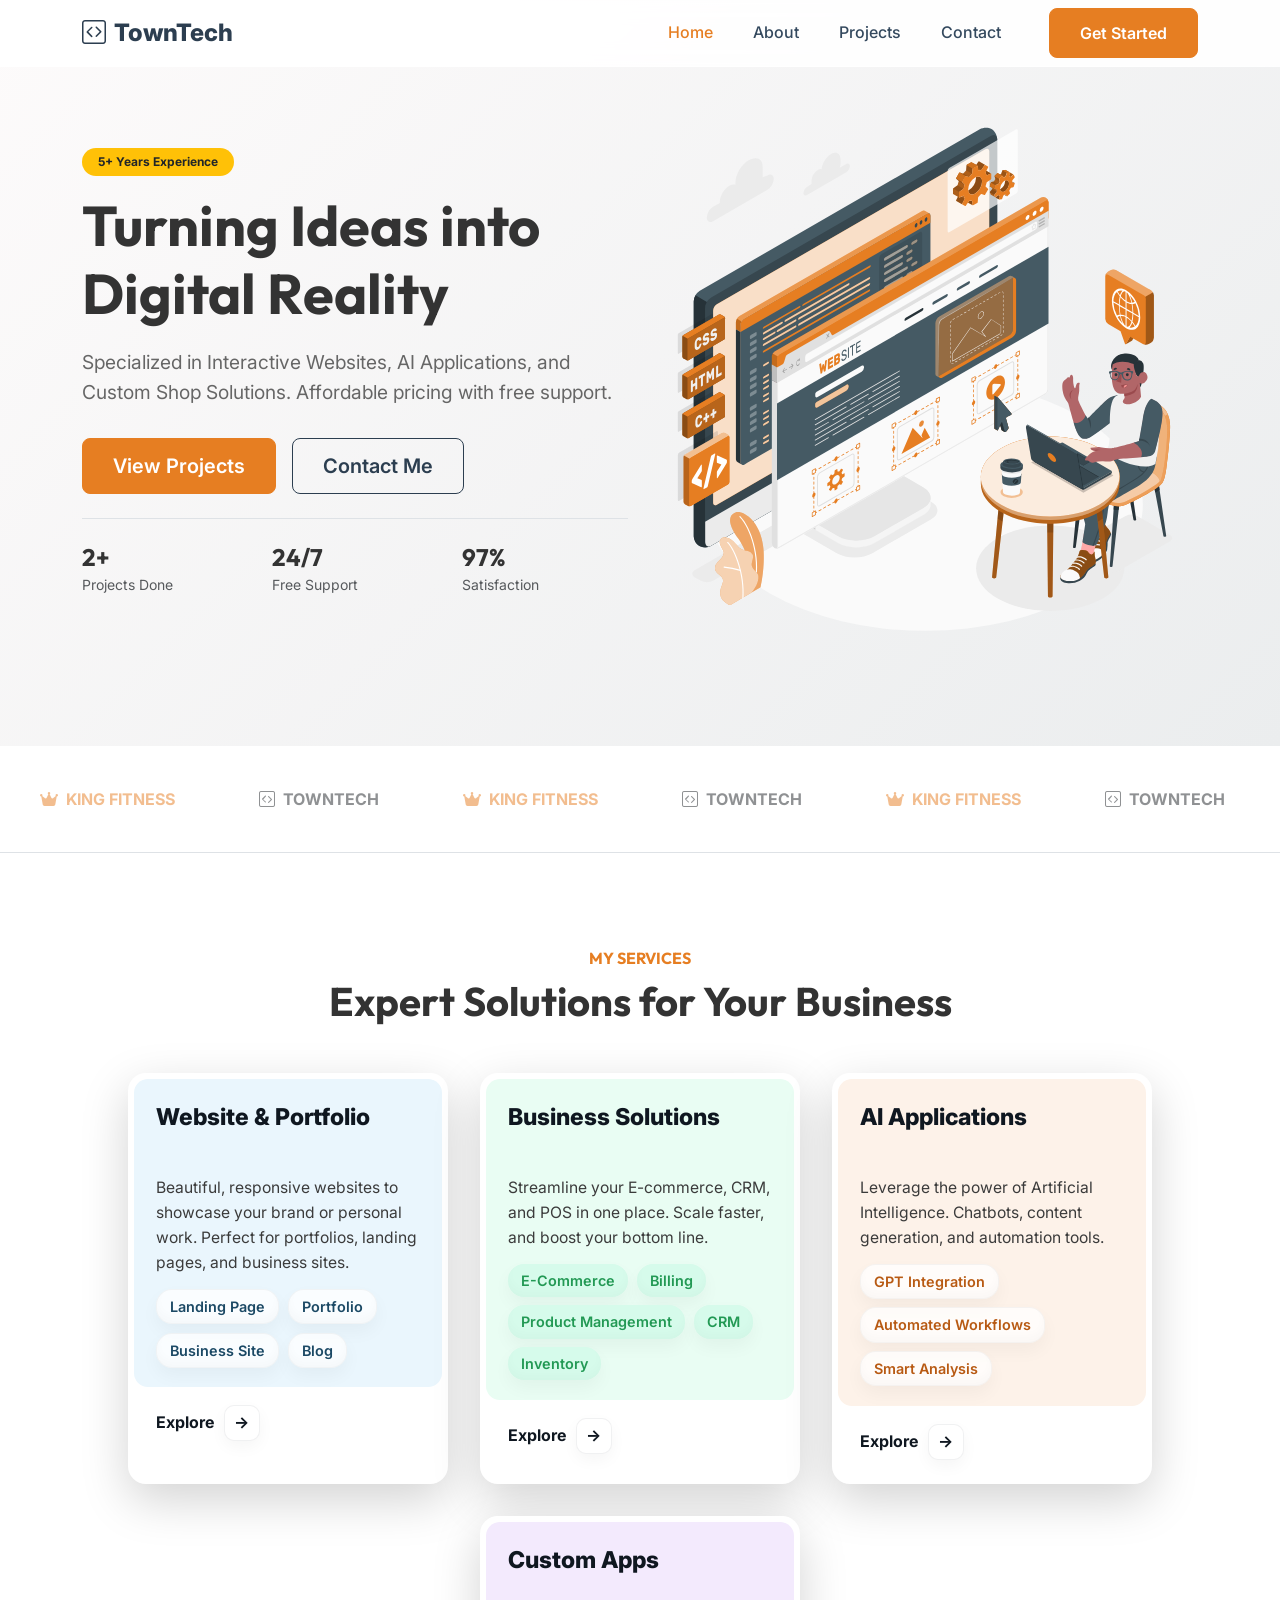
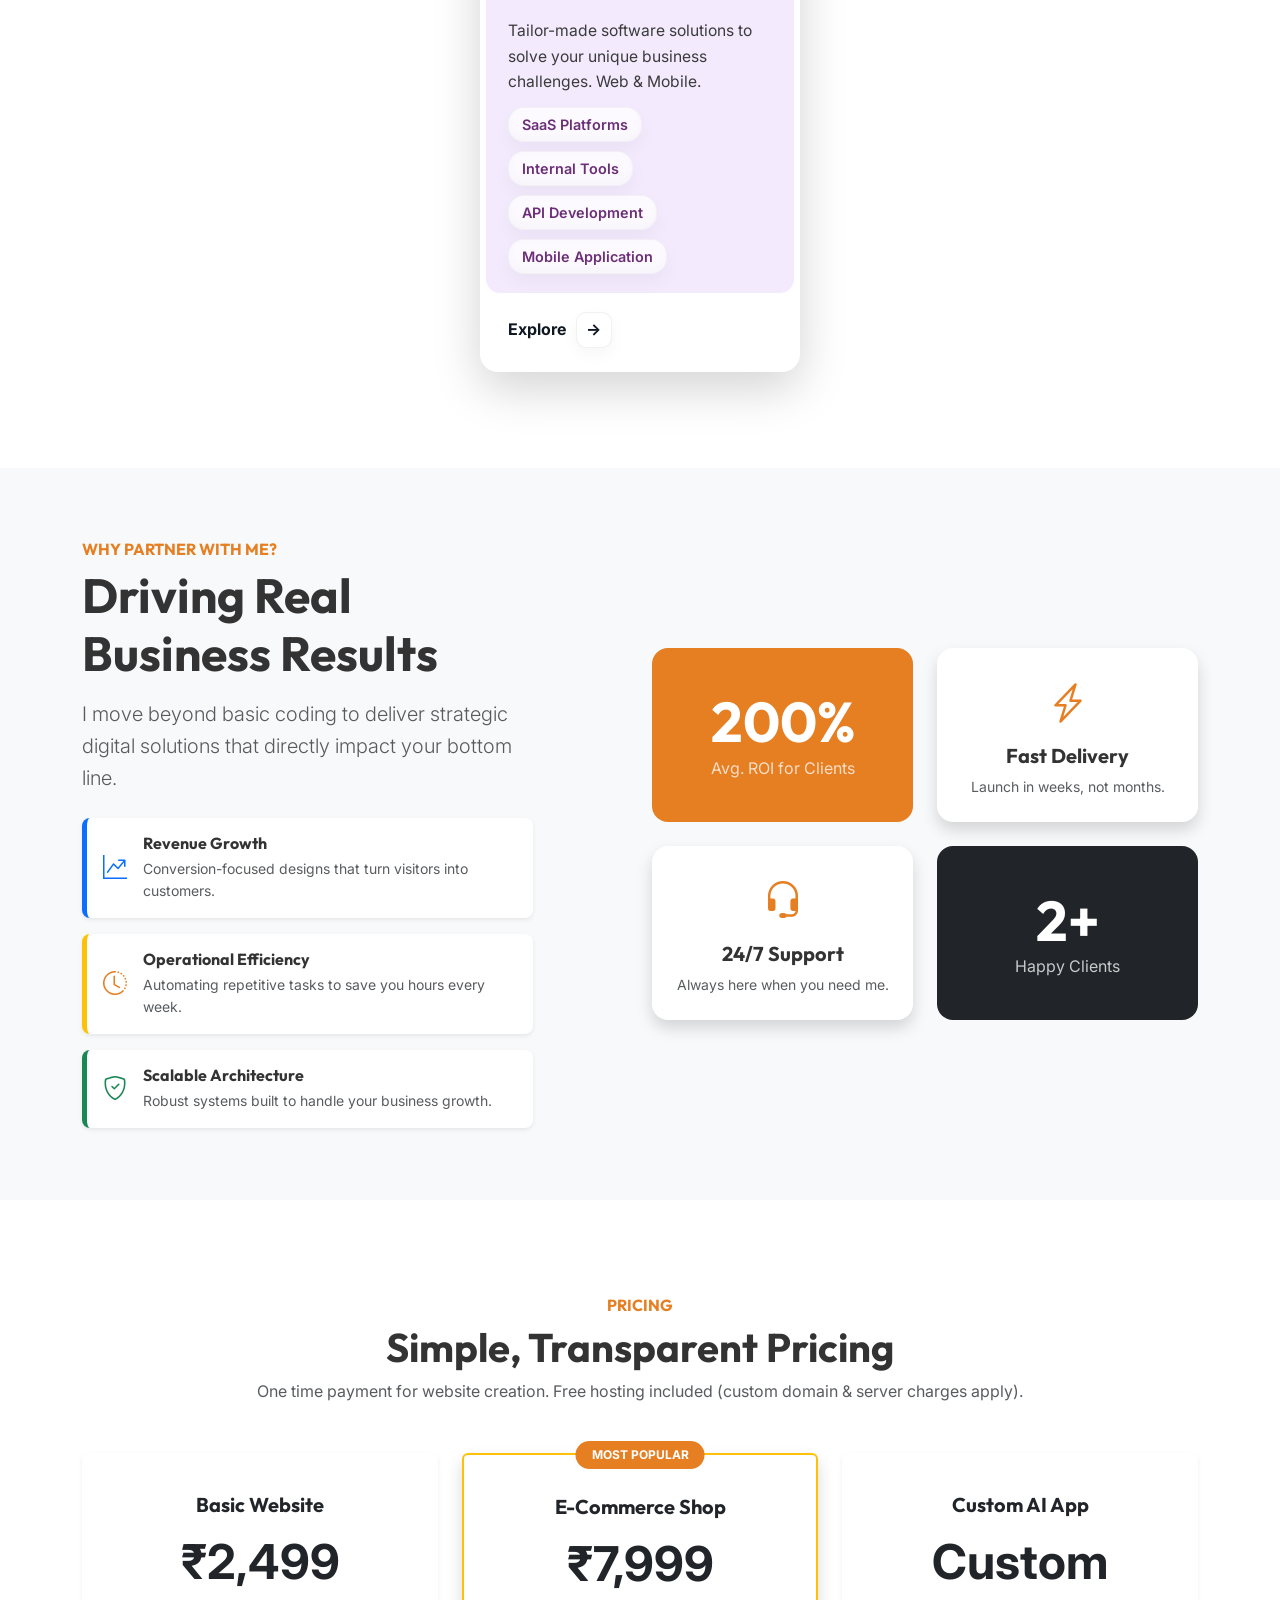
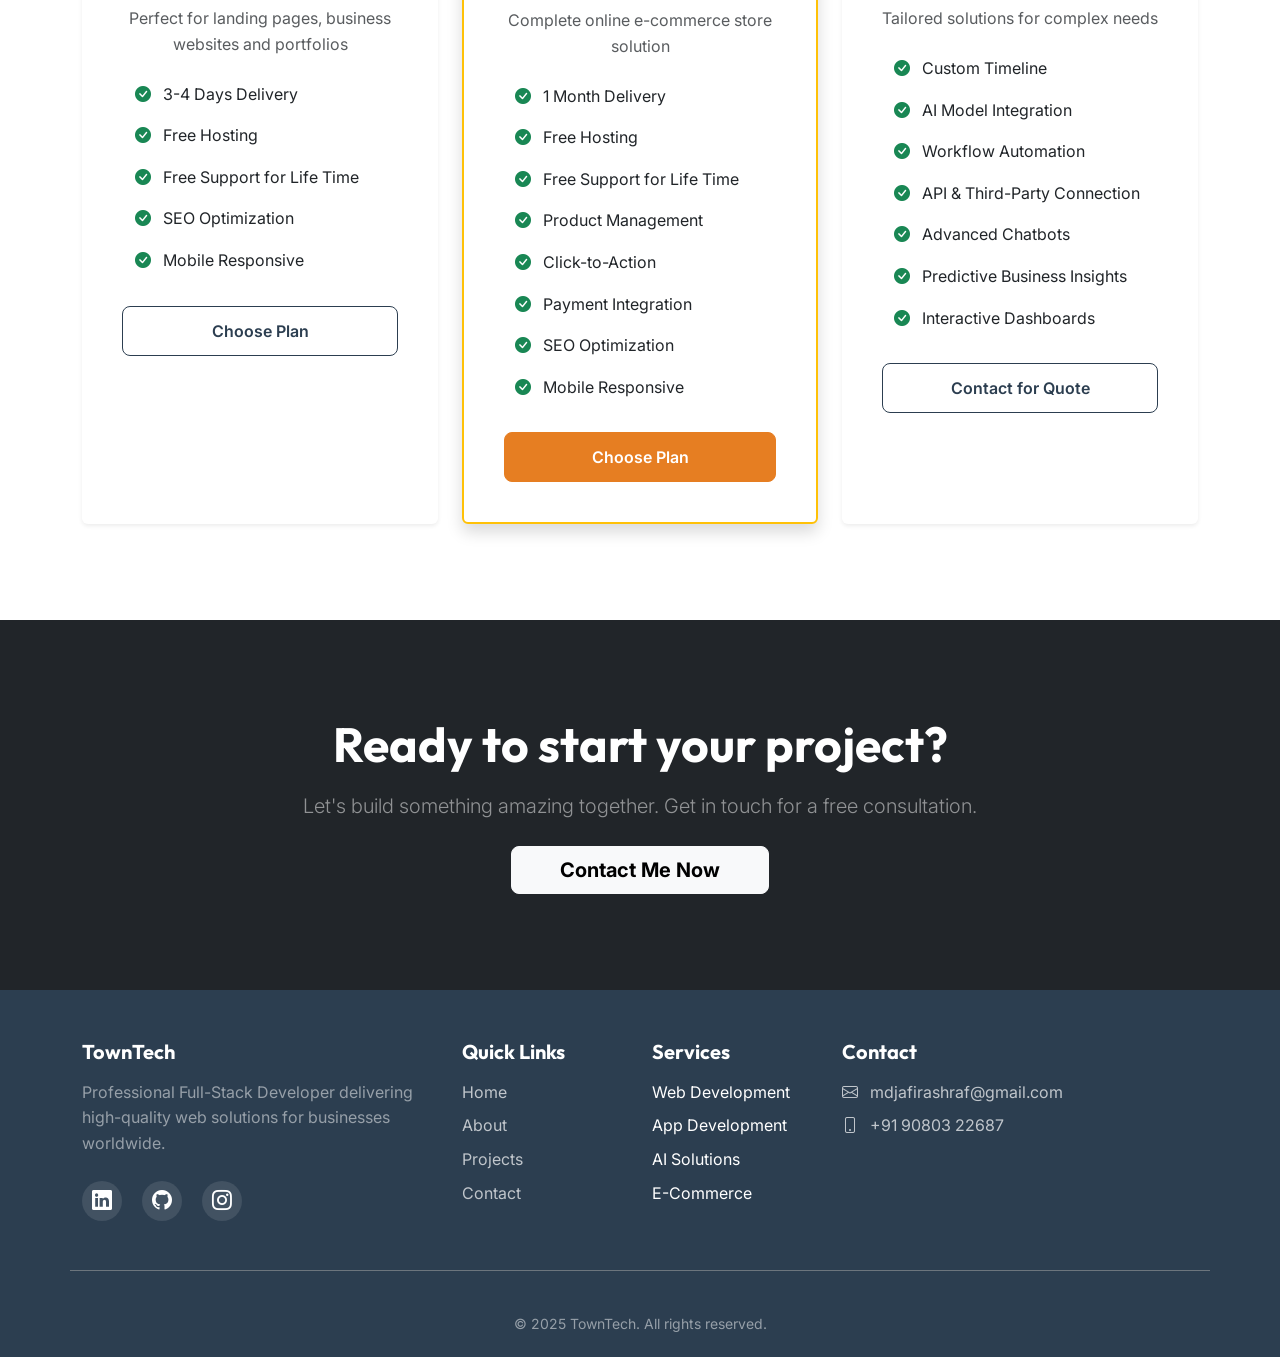
<file: index.html>
<!DOCTYPE html>
<html lang="en">

<head>
    <meta charset="UTF-8" />
    <meta name="viewport" content="width=device-width, initial-scale=1.0" />
    <title>Portfolio | Full-Stack Developer</title>
    <meta name="description"
        content="Professional Full-Stack Developer offering Website Creation, AI Applications, and Custom App solutions." />
    <!-- Google Fonts -->
    <link rel="preconnect" href="https://fonts.googleapis.com" />
    <link rel="preconnect" href="https://fonts.gstatic.com" crossorigin />
    <link
        href="https://fonts.googleapis.com/css2?family=Inter:wght@400;500;600&family=Outfit:wght@500;700;800&display=swap"
        rel="stylesheet" />
    <!-- Bootstrap CSS -->
    <link href="https://cdn.jsdelivr.net/npm/bootstrap@5.3.0/dist/css/bootstrap.min.css" rel="stylesheet" />
    <!-- AOS CSS -->
    <link href="https://unpkg.com/aos@2.3.1/dist/aos.css" rel="stylesheet" />
    <!-- Bootstrap Icons -->
    <link rel="stylesheet" href="https://cdn.jsdelivr.net/npm/bootstrap-icons@1.10.0/font/bootstrap-icons.css" />
    <link rel="stylesheet" href="https://cdnjs.cloudflare.com/ajax/libs/font-awesome/6.4.2/css/all.min.css">
    <!-- Custom CSS -->
    <link rel="stylesheet" href="assets/css/style.css" />
    <link rel="icon" type="image/svg+xml" href="assets/images/code-square.svg">
</head>

<body>
    <!-- Navigation -->
    <nav class="navbar navbar-expand-lg fixed-top">
        <div class="container">
            <a class="navbar-brand" href="/">
                <i class="bi bi-code-square me-2"></i>TownTech
            </a>
            <button class="navbar-toggler" type="button" data-bs-toggle="collapse" data-bs-target="#navbarNav">
                <span class="navbar-toggler-icon"></span>
            </button>
            <div class="collapse navbar-collapse" id="navbarNav">
                <ul class="navbar-nav ms-auto">
                    <li class="nav-item me-4">
                        <a class="nav-link active" href="/">Home</a>
                    </li>
                    <li class="nav-item me-4">
                        <a class="nav-link" href="about.html">About</a>
                    </li>
                    <li class="nav-item me-4">
                        <a class="nav-link" href="projects.html">Projects</a>
                    </li>
                    <li class="nav-item me-4">
                        <a class="nav-link" href="contact.html">Contact</a>
                    </li>
                </ul>
                <a href="contact.html" class="btn btn-primary ms-lg-3">Get Started</a>
            </div>
        </div>
    </nav>

    <!-- Hero Section -->
    <section class="hero-section d-flex align-items-center">
        <div class="container">
            <div class="row align-items-center">
                <div class="col-lg-6" data-aos="fade-right">
                    <span class="badge bg-warning text-dark mb-3 px-3 py-2 rounded-pill">5+ Years Experience</span>
                    <h1 class="hero-title">Turning Ideas into Digital Reality</h1>
                    <p class="hero-subtitle">
                        Specialized in Interactive Websites, AI Applications, and Custom
                        Shop Solutions. Affordable pricing with free support.
                    </p>
                    <div class="d-flex gap-3">
                        <a href="projects.html" class="btn btn-primary btn-lg">View Projects</a>
                        <a href="contact.html" class="btn btn-outline-primary btn-lg">Contact Me</a>
                    </div>
                    <div class="mt-4 pt-4 border-top">
                        <div class="row">
                            <div class="col-4">
                                <h4 class="fw-bold mb-0">
                                    <span class="counter" data-target="2">0</span>+
                                </h4>
                                <small class="text-muted">Projects Done</small>
                            </div>
                            <div class="col-4">
                                <h4 class="fw-bold mb-0">
                                    <span class="counter" data-target="24">0</span>/7
                                </h4>
                                <small class="text-muted">Free Support</small>
                            </div>
                            <div class="col-4">
                                <h4 class="fw-bold mb-0">
                                    <span class="counter" data-target="100">0</span>%
                                </h4>
                                <small class="text-muted">Satisfaction</small>
                            </div>
                        </div>
                    </div>
                </div>
                <div class="col-lg-6 mt-lg-0 mt-5" data-aos="fade-left">
                    <div class="position-relative">
                        <img src="/assets/images/Website designer.svg" alt="">
                    </div>
                </div>
            </div>
        </div>
    </section>

    <!-- Brand Section -->
    <section class="brand-section border-bottom">
        <div class="brand-track">
            <div class="brand-item">
                <div class="text-uppercase fw-bold text-warning">
                    <a href="http://kingfitness.page.gd" target="_blank" class="text-warning text-decoration-none">
                        <i class="fa-solid fa-crown me-2"></i>King Fitness
                    </a>
                </div>
            </div>
            <div class="brand-item">
                <div class="text-uppercase fw-bold">
                    <a href="/" class="text-dark text-decoration-none">
                        <i class="bi bi-code-square me-2"></i>TownTech
                    </a>
                </div>
            </div>
            <div class="brand-item">
                <div class="text-uppercase fw-bold text-warning">
                    <a href="http://kingfitness.page.gd" target="_blank" class="text-warning text-decoration-none">
                        <i class="fa-solid fa-crown me-2"></i>King Fitness
                    </a>
                </div>
            </div>
            <div class="brand-item">
                <div class="text-uppercase fw-bold">
                    <a href="/" class="text-dark text-decoration-none">
                        <i class="bi bi-code-square me-2"></i>TownTech
                    </a>
                </div>
            </div>
            <div class="brand-item">
                <div class="text-uppercase fw-bold text-warning">
                    <a href="http://kingfitness.page.gd" target="_blank" class="text-warning text-decoration-none">
                        <i class="fa-solid fa-crown me-2"></i>King Fitness
                    </a>
                </div>
            </div>
            <div class="brand-item">
                <div class="text-uppercase fw-bold">
                    <a href="/" class="text-dark text-decoration-none">
                        <i class="bi bi-code-square me-2"></i>TownTech
                    </a>
                </div>
            </div>
            <div class="brand-item">
                <div class="text-uppercase fw-bold text-warning">
                    <a href="http://kingfitness.page.gd" target="_blank" class="text-warning text-decoration-none">
                        <i class="fa-solid fa-crown me-2"></i>King Fitness
                    </a>
                </div>
            </div>
            <div class="brand-item">
                <div class="text-uppercase fw-bold">
                    <a href="/" class="text-dark text-decoration-none">
                        <i class="bi bi-code-square me-2"></i>TownTech
                    </a>
                </div>
            </div>
            <div class="brand-item">
                <div class="text-uppercase fw-bold text-warning">
                    <a href="http://kingfitness.page.gd" target="_blank" class="text-warning text-decoration-none">
                        <i class="fa-solid fa-crown me-2"></i>King Fitness
                    </a>
                </div>
            </div>
            <div class="brand-item">
                <div class="text-uppercase fw-bold">
                    <a href="/" class="text-dark text-decoration-none">
                        <i class="bi bi-code-square me-2"></i>TownTech
                    </a>
                </div>
            </div>
        </div>
    </section>

    <!-- Services Section -->
    <section class="py-5" id="services">
        <div class="container py-5">
            <div class="text-center mb-5" data-aos="fade-up">
                <h6 class="text-warning fw-bold text-uppercase">My Services</h6>
                <h2 class="display-6 fw-bold">Expert Solutions for Your Business</h2>
            </div>
            <div class="services-cards-row">
                <div class="service-card-modern web-design shadow-lg" data-aos="fade-up" data-aos-delay="100">
                    <div class="service-card-header">
                        <span class="service-title">Website & Portfolio</span>
                    </div>
                    <div class="service-card-body">
                        <p>Beautiful, responsive websites to showcase your brand or personal work. Perfect for portfolios, landing pages, and business sites.</p>
                        <div class="service-tags">
                            <span class="service-tag">Landing Page</span>
                            <span class="service-tag">Portfolio</span>
                            <span class="service-tag">Business Site</span>
                            <span class="service-tag">Blog</span>
                        </div>
                    </div>
                    <div class="service-card-footer">
                        <a href="projects.html" class="service-explore">Explore <span class="arrow">→</span></a>
                    </div>
                </div>
                <div class="service-card-modern business-solutions shadow-lg" data-aos="fade-up" data-aos-delay="150">
                    <div class="service-card-header">
                        <span class="service-title">Business Solutions</span>
                    </div>
                    <div class="service-card-body">
                        <p>Streamline your E-commerce, CRM, and POS in one place. Scale faster, and boost your bottom line.</p>
                        <div class="service-tags">
                            <span class="service-tag">E-Commerce</span>
                            <span class="service-tag">Billing</span>
                            <span class="service-tag">Product Management</span>
                            <span class="service-tag">CRM</span>
                            <span class="service-tag">Inventory</span>
                        </div>
                    </div>
                    <div class="service-card-footer">
                        <a href="projects.html" class="service-explore">Explore <span class="arrow">→</span></a>
                    </div>
                </div>
                <div class="service-card-modern ai-apps shadow-lg" data-aos="fade-up" data-aos-delay="200">
                    <div class="service-card-header">
                        <span class="service-title">AI Applications</span>
                    </div>
                    <div class="service-card-body">
                        <p>Leverage the power of Artificial Intelligence. Chatbots, content generation, and automation tools.</p>
                        <div class="service-tags">
                            <span class="service-tag">GPT Integration</span>
                            <span class="service-tag">Automated Workflows</span>
                            <span class="service-tag">Smart Analysis</span>
                        </div>
                    </div>
                    <div class="service-card-footer">
                        <a href="projects.html" class="service-explore">Explore <span class="arrow">→</span></a>
                    </div>
                </div>
                <div class="service-card-modern custom-apps shadow-lg" data-aos="fade-up" data-aos-delay="300">
                    <div class="service-card-header">
                        <span class="service-title">Custom Apps</span>
                    </div>
                    <div class="service-card-body">
                        <p>Tailor-made software solutions to solve your unique business challenges. Web & Mobile.</p>
                        <div class="service-tags">
                            <span class="service-tag">SaaS Platforms</span>
                            <span class="service-tag">Internal Tools</span>
                            <span class="service-tag">API Development</span>
                            <span class="service-tag">Mobile Application</span>
                        </div>
                    </div>
                    <div class="service-card-footer">
                        <a href="projects.html" class="service-explore">Explore <span class="arrow">→</span></a>
                    </div>
                </div>
            </div>
        </div>
    </section>

    <!-- Business Impact Section -->
    <section class="py-5 bg-light" id="business-impact">
        <div class="container py-4">
            <div class="row align-items-center">
                <div class="col-lg-5 mb-5 mb-lg-0" data-aos="fade-right">
                    <h6 class="text-warning fw-bold text-uppercase">Why Partner With Me?</h6>
                    <h2 class="display-5 fw-bold mb-3">Driving Real Business Results</h2>
                    <p class="lead text-muted fs-5 mb-4">
                        I move beyond basic coding to deliver strategic digital solutions that directly impact your
                        bottom line.
                    </p>

                    <div class="d-grid gap-3">
                        <div class="d-flex align-items-center p-3 bg-white rounded-3 shadow-sm border-start border-5 border-primary"
                            data-aos="fade-up" data-aos-delay="0">
                            <i class="bi bi-graph-up-arrow fs-4 text-primary me-3"></i>
                            <div>
                                <h6 class="fw-bold mb-1">Revenue Growth</h6>
                                <p class="mb-0 text-muted small">Conversion-focused designs that turn visitors into
                                    customers.</p>
                            </div>
                        </div>
                        <div class="d-flex align-items-center p-3 bg-white rounded-3 shadow-sm border-start border-5 border-warning"
                            data-aos="fade-up" data-aos-delay="100">
                            <i class="bi bi-clock-history fs-4 text-warning me-3"></i>
                            <div>
                                <h6 class="fw-bold mb-1">Operational Efficiency</h6>
                                <p class="mb-0 text-muted small">Automating repetitive tasks to save you hours every
                                    week.</p>
                            </div>
                        </div>
                        <div class="d-flex align-items-center p-3 bg-white rounded-3 shadow-sm border-start border-5 border-success"
                            data-aos="fade-up" data-aos-delay="200">
                            <i class="bi bi-shield-check fs-4 text-success me-3"></i>
                            <div>
                                <h6 class="fw-bold mb-1">Scalable Architecture</h6>
                                <p class="mb-0 text-muted small">Robust systems built to handle your business growth.
                                </p>
                            </div>
                        </div>
                    </div>
                </div>

                <div class="col-lg-1"></div>

                <div class="col-lg-6" data-aos="fade-left">
                    <div class="row g-4">
                        <div class="col-6">
                            <div
                                class="business-card bg-primary text-white p-4 rounded-4 h-100 text-center d-flex flex-column justify-content-center transform-hover">
                                <h2 class="display-4 fw-bold mb-0">200%</h2>
                                <p class="mb-0 opacity-75">Avg. ROI for Clients</p>
                            </div>
                        </div>
                        <div class="col-6">
                            <div
                                class="business-card bg-white p-4 rounded-4 h-100 shadow text-center d-flex flex-column justify-content-center transform-hover">
                                <i class="bi bi-lightning-charge fs-1 text-warning mb-2"></i>
                                <h5 class="fw-bold">Fast Delivery</h5>
                                <p class="small text-muted mb-0">Launch in weeks, not months.</p>
                            </div>
                        </div>
                        <div class="col-6">
                            <div
                                class="business-card bg-white p-4 rounded-4 h-100 shadow text-center d-flex flex-column justify-content-center transform-hover">
                                <i class="bi bi-headset fs-1 text-warning mb-2"></i>
                                <h5 class="fw-bold">24/7 Support</h5>
                                <p class="small text-muted mb-0">Always here when you need me.</p>
                            </div>
                        </div>
                        <div class="col-6">
                            <div
                                class="business-card bg-dark text-white p-4 rounded-4 h-100 text-center d-flex flex-column justify-content-center transform-hover">
                                <h2 class="display-4 fw-bold mb-0">2+</h2>
                                <p class="mb-0 opacity-75">Happy Clients</p>
                            </div>
                        </div>
                    </div>
                </div>
            </div>
        </div>
    </section>

    <!-- Pricing Section (Moved from Projects) -->
    <section class="py-5 bg-white">
        <div class="container py-5">
            <div class="text-center mb-5" data-aos="fade-up">
                <h6 class="text-warning fw-bold text-uppercase">Pricing</h6>
                <h2 class="display-6 fw-bold">Simple, Transparent Pricing</h2>
                <p class="text-muted">
                    One time payment for website creation. Free hosting included (custom
                    domain & server charges apply).
                </p>
            </div>
            <div class="row g-4 justify-content-center">
                <!-- Plan 1 -->
                <div class="col-lg-4 col-md-6" data-aos="fade-up" data-aos-delay="100">
                    <div class="card border-0 shadow-sm h-100 p-4">
                        <div class="card-body text-center">
                            <h5 class="fw-bold">Basic Website</h5>
                            <div class="display-5 fw-bold my-3">₹2,499</div>
                            <p class="text-muted mb-4">
                                Perfect for landing pages, business websites and portfolios
                            </p>
                            <ul class="list-unstyled text-start mx-auto" style="max-width: 250px">
                                <li class="mb-3">
                                    <i class="bi bi-check-circle-fill text-success me-2"></i>
                                    3-4 Days Delivery
                                </li>
                                <li class="mb-3">
                                    <i class="bi bi-check-circle-fill text-success me-2"></i>
                                    Free Hosting
                                </li>
                                <li class="mb-3">
                                    <i class="bi bi-check-circle-fill text-success me-2"></i>
                                    Free Support for Life Time
                                </li>
                                <li class="mb-3">
                                    <i class="bi bi-check-circle-fill text-success me-2"></i>
                                    SEO Optimization
                                </li>
                                <li class="mb-3">
                                    <i class="bi bi-check-circle-fill text-success me-2"></i>
                                    Mobile Responsive
                                </li>
                            </ul>
                            <a href="contact.html" class="btn btn-outline-primary w-100 mt-3">Choose Plan</a>
                        </div>
                    </div>
                </div>
                <!-- Plan 2 -->
                <div class="col-lg-4 col-md-6" data-aos="fade-up" data-aos-delay="200">
                    <div class="card border-warning border-2 shadow h-100 p-4 position-relative">
                        <span
                            class="position-absolute top-0 start-50 translate-middle badge rounded-pill bg-primary px-3 py-2">MOST
                            POPULAR</span>
                        <div class="card-body text-center">
                            <h5 class="fw-bold">E-Commerce Shop</h5>
                            <div class="display-5 fw-bold my-3">₹7,999</div>
                            <p class="text-muted mb-4">
                                Complete online e-commerce store solution
                            </p>
                            <ul class="list-unstyled text-start mx-auto" style="max-width: 250px">
                                <li class="mb-3">
                                    <i class="bi bi-check-circle-fill text-success me-2"></i> 1
                                    Month Delivery
                                </li>
                                <li class="mb-3">
                                    <i class="bi bi-check-circle-fill text-success me-2"></i>
                                    Free Hosting
                                </li>
                                <li class="mb-3">
                                    <i class="bi bi-check-circle-fill text-success me-2"></i>
                                    Free Support for Life Time
                                </li>
                                <li class="mb-3">
                                    <i class="bi bi-check-circle-fill text-success me-2"></i>
                                    Product Management
                                </li>
                                <li class="mb-3">
                                    <i class="bi bi-check-circle-fill text-success me-2"></i>
                                    Click-to-Action
                                </li>
                                <li class="mb-3">
                                    <i class="bi bi-check-circle-fill text-success me-2"></i>
                                    Payment Integration
                                </li>
                                <li class="mb-3">
                                    <i class="bi bi-check-circle-fill text-success me-2"></i>
                                    SEO Optimization
                                </li>
                                <li class="mb-3">
                                    <i class="bi bi-check-circle-fill text-success me-2"></i>
                                    Mobile Responsive
                                </li>
                            </ul>
                            <a href="contact.html" class="btn btn-primary w-100 mt-3">Choose Plan</a>
                        </div>
                    </div>
                </div>
                <!-- Plan 3 -->
                <div class="col-lg-4 col-md-6" data-aos="fade-up" data-aos-delay="300">
                    <div class="card border-0 shadow-sm h-100 p-4">
                        <div class="card-body text-center">
                            <h5 class="fw-bold">Custom AI App</h5>
                            <div class="display-5 fw-bold my-3">Custom</div>
                            <p class="text-muted mb-4">
                                Tailored solutions for complex needs
                            </p>
                            <ul class="list-unstyled text-start mx-auto" style="max-width: 252px">
                                <li class="mb-3">
                                    <i class="bi bi-check-circle-fill text-success me-2"></i>
                                    Custom Timeline
                                </li>
                                <li class="mb-3">
                                    <i class="bi bi-check-circle-fill text-success me-2"></i> AI
                                    Model Integration
                                </li>
                                <li class="mb-3">
                                    <i class="bi bi-check-circle-fill text-success me-2"></i>
                                    Workflow Automation
                                </li>
                                <li class="mb-3">
                                    <i class="bi bi-check-circle-fill text-success me-2"></i>
                                    API & Third-Party Connection
                                </li>
                                <li class="mb-3">
                                    <i class="bi bi-check-circle-fill text-success me-2"></i>
                                    Advanced Chatbots
                                </li>
                                <li class="mb-3">
                                    <i class="bi bi-check-circle-fill text-success me-2"></i>
                                    Predictive Business Insights
                                </li>
                                <li class="mb-3">
                                    <i class="bi bi-check-circle-fill text-success me-2"></i>
                                    Interactive Dashboards
                                </li>
                            </ul>
                            <a href="contact.html" class="btn btn-outline-primary w-100 mt-3">Contact for Quote</a>
                        </div>
                    </div>
                </div>
            </div>
        </div>
    </section>

    <!-- Call to Action -->
    <section class="py-5 bg-dark text-white text-center">
        <div class="container py-5">
            <div>
                <h2 class="display-5 fw-bold mb-3 text-white">
                    Ready to start your project?
                </h2>
                <p class="lead mb-4 text-white-50">
                    Let's build something amazing together. Get in touch for a free
                    consultation.
                </p>
                <a href="contact.html" class="btn btn-light btn-lg fw-bold px-5">Contact Me Now</a>
            </div>
        </div>
    </section>

    <!-- Footer -->
    <footer>
        <div class="container">
            <div class="row gy-4 border-bottom border-secondary pb-5 mb-4">
                <div class="col-lg-4 col-md-6">
                    <h5 class="mb-3">TownTech</h5>
                    <p class="text-white-50">
                        Professional Full-Stack Developer delivering high-quality web
                        solutions for businesses worldwide.
                    </p>
                    <div class="social-links mt-4">
                        <a href="https://www.linkedin.com/in/mohamed-jafir-ashraf-bb3974192/" target="_blank"
                            class="text-white me-3 fs-5"><i class="bi bi-linkedin"></i></a>
                        <a href="https://github.com/MdJafirAshraf" target="_blank" class="text-white me-3 fs-5"><i
                                class="bi bi-github"></i></a>
                        <a href="https://www.instagram.com/_jafir_ashraf_/" target="_blank"
                            class="text-white me-3 fs-5"><i class="bi bi-instagram"></i></a>
                    </div>
                </div>
                <div class="col-lg-2 col-md-6">
                    <h5 class="mb-3">Quick Links</h5>
                    <ul class="list-unstyled">
                        <li class="mb-2"><a href="/">Home</a></li>
                        <li class="mb-2"><a href="about.html">About</a></li>
                        <li class="mb-2"><a href="projects.html">Projects</a></li>
                        <li class="mb-2"><a href="contact.html">Contact</a></li>
                    </ul>
                </div>
                <div class="col-lg-2 col-md-6">
                    <h5 class="mb-3">Services</h5>
                    <ul class="list-unstyled">
                        <li class="mb-2">Web Development</li>
                        <li class="mb-2">App Development</li>
                        <li class="mb-2">AI Solutions</li>
                        <li class="mb-2">E-Commerce</li>
                    </ul>
                </div>
                <div class="col-lg-4 col-md-6">
                    <h5 class="mb-3">Contact</h5>
                    <ul class="list-unstyled text-white-50">
                        <li class="mb-2">
                            <a href="mailto:mdjafirashraf@gmail.com"><i class="bi bi-envelope me-2"></i>
                                mdjafirashraf@gmail.com</a>
                        </li>
                        <li class="mb-2">
                            <a href="https://wa.me/+919080322687?text=Hi!%20I'd%20like%20to%20request%20a%20quote%20for%20a%20new%20business%20website.%20Please%20let%20me%20know%20what%20information%20you%20need%20from%20my%20side."
                                target="_blank">
                                <i class="bi bi-phone me-2"></i> +91 90803 22687</a>
                        </li>
                    </ul>
                </div>
            </div>
            <div class="text-center text-white-50 pt-3">
                <small>&copy; 2025 TownTech. All rights reserved.</small>
            </div>
        </div>
    </footer>

    <!-- Bootstrap Bundle with Popper -->
    <script src="https://cdn.jsdelivr.net/npm/bootstrap@5.3.0/dist/js/bootstrap.bundle.min.js"></script>
    <!-- AOS JS -->
    <script src="https://unpkg.com/aos@2.3.1/dist/aos.js"></script>
    <!-- Main JS -->
    <script src="assets/js/main.js"></script>
</body>

</html>
</file>
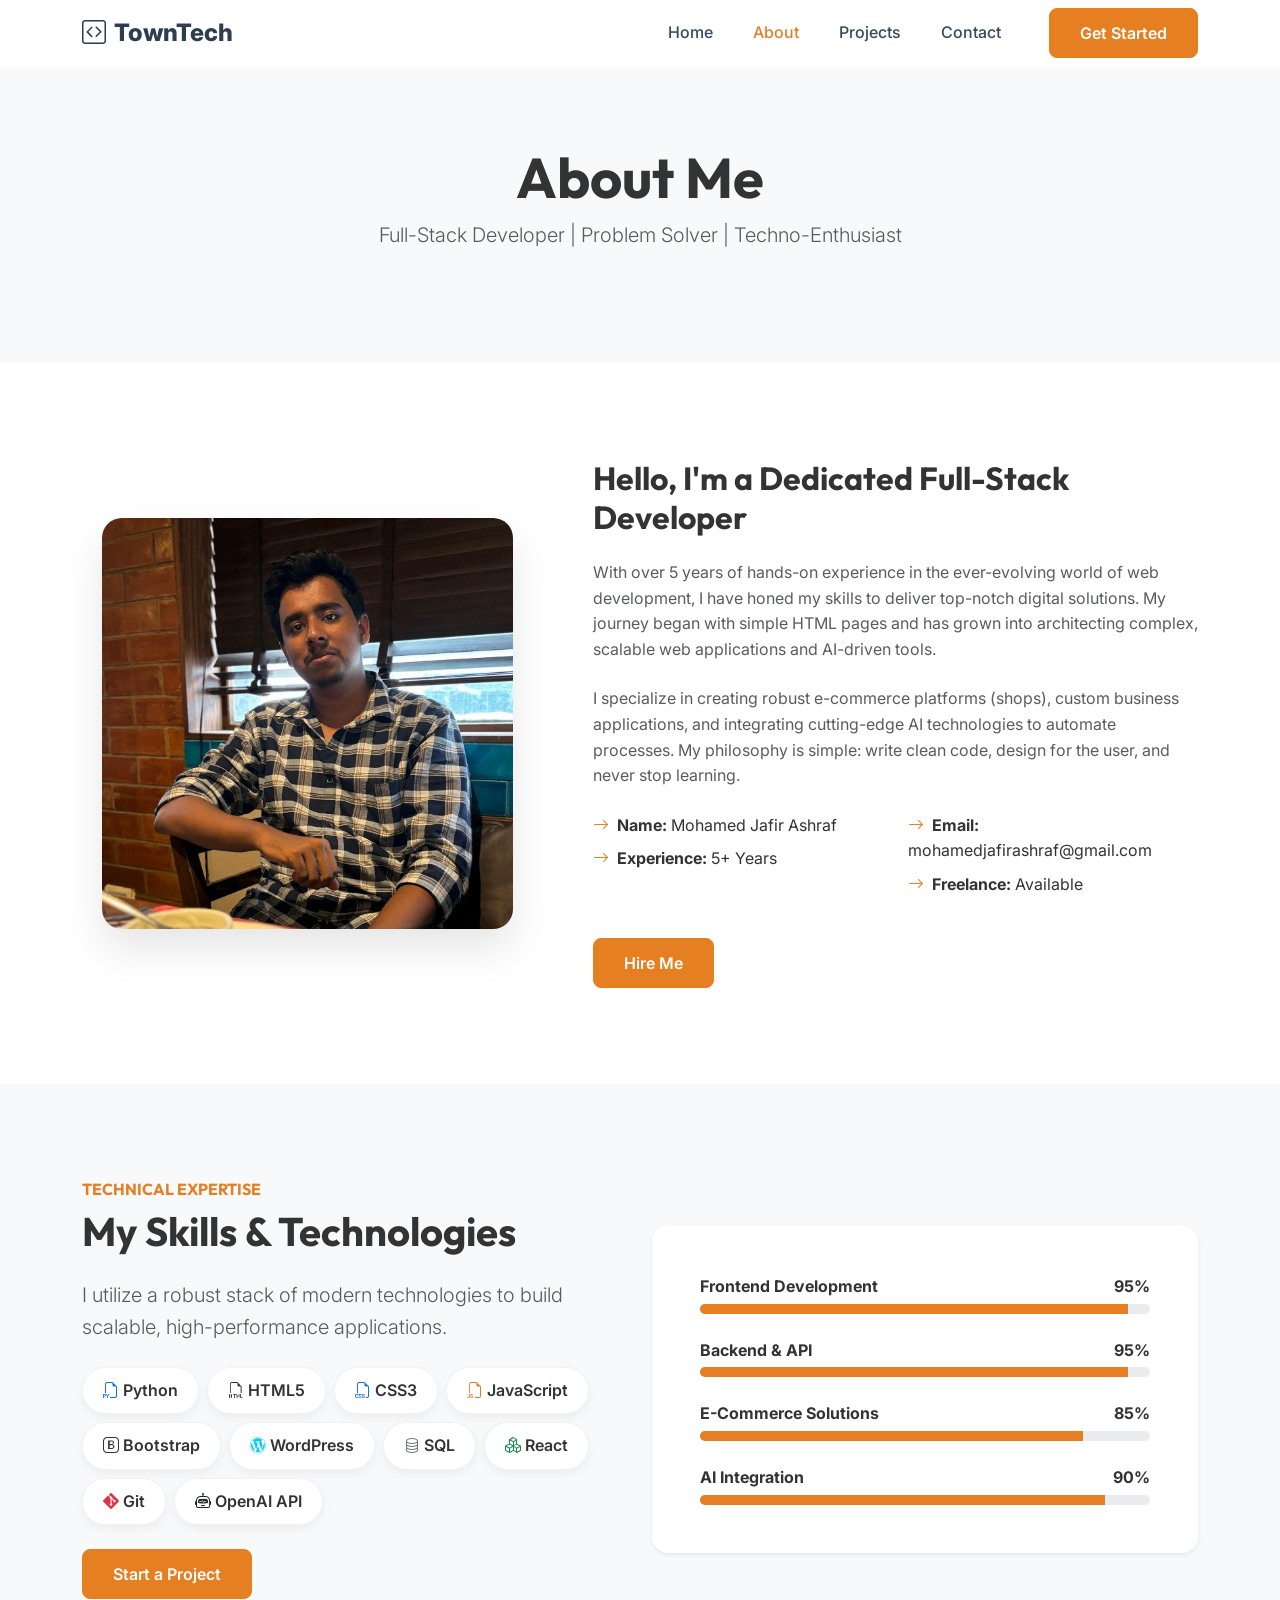
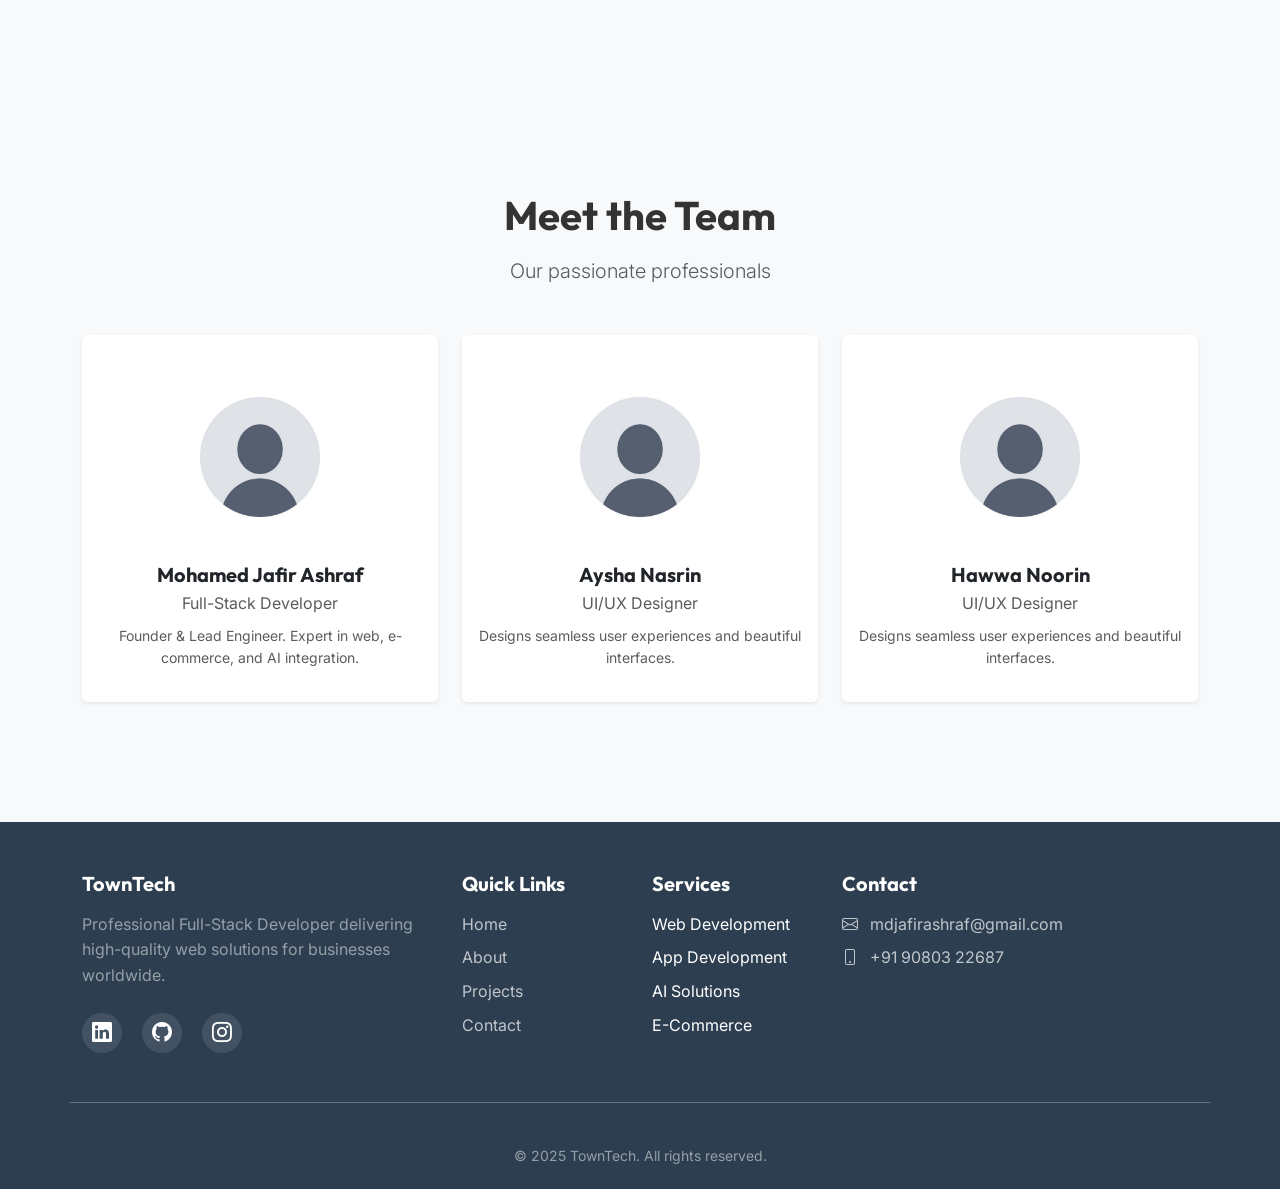
<file: about.html>
<!DOCTYPE html>
<html lang="en">

<head>
    <meta charset="UTF-8" />
    <meta name="viewport" content="width=device-width, initial-scale=1.0" />
    <title>About Me | TownTech</title>
    <!-- Dependencies -->
    <link
        href="https://fonts.googleapis.com/css2?family=Inter:wght@400;500;600&family=Outfit:wght@500;700;800&display=swap"
        rel="stylesheet" />
    <link href="https://cdn.jsdelivr.net/npm/bootstrap@5.3.0/dist/css/bootstrap.min.css" rel="stylesheet" />
    <link href="https://unpkg.com/aos@2.3.1/dist/aos.css" rel="stylesheet" />
    <link rel="stylesheet" href="https://cdn.jsdelivr.net/npm/bootstrap-icons@1.10.0/font/bootstrap-icons.css" />
    <link rel="stylesheet" href="assets/css/style.css" />
    <link rel="icon" type="image/svg+xml" href="assets/images/code-square.svg">
</head>

<body>
    <!-- Navigation -->
    <nav class="navbar navbar-expand-lg fixed-top">
        <div class="container">
            <a class="navbar-brand" href="index.html">
                <i class="bi bi-code-square me-2"></i>TownTech
            </a>
            <button class="navbar-toggler" type="button" data-bs-toggle="collapse" data-bs-target="#navbarNav">
                <span class="navbar-toggler-icon"></span>
            </button>
            <div class="collapse navbar-collapse" id="navbarNav">
                <ul class="navbar-nav ms-auto">
                    <li class="nav-item me-4">
                        <a class="nav-link" href="index.html">Home</a>
                    </li>
                    <li class="nav-item me-4">
                        <a class="nav-link active" href="about.html">About</a>
                    </li>
                    <li class="nav-item me-4">
                        <a class="nav-link" href="projects.html">Projects</a>
                    </li>
                    <li class="nav-item me-4">
                        <a class="nav-link" href="contact.html">Contact</a>
                    </li>
                </ul>
                <a href="contact.html" class="btn btn-primary ms-lg-3">Get Started</a>
            </div>
        </div>
    </nav>

    <!-- Page Header -->
    <section class="bg-light py-5 mt-5">
        <div class="container py-5 text-center">
            <h1 class="display-4 fw-bold" data-aos="fade-up">About Me</h1>
            <p class="lead text-muted" data-aos="fade-up" data-aos-delay="100">
                Full-Stack Developer | Problem Solver | Techno-Enthusiast
            </p>
        </div>
    </section>

    <!-- Bio Section -->
    <section class="py-5">
        <div class="container py-5">
            <div class="row align-items-center">
                <div class="col-lg-5 mb-5 mb-lg-0" data-aos="fade-right">
                    <div class="profile-img-container">
                        <img src="/assets/images/myimage.jpg" alt="Profile" class="img-fluid profile-img" />
                    </div>
                </div>
                <div class="col-lg-7 ps-lg-5" data-aos="fade-left">
                    <h2 class="mb-4">Hello, I'm a Dedicated Full-Stack Developer</h2>
                    <p class="text-muted mb-4">
                        With over 5 years of hands-on experience in the ever-evolving
                        world of web development, I have honed my skills to deliver
                        top-notch digital solutions. My journey began with simple HTML
                        pages and has grown into architecting complex, scalable web
                        applications and AI-driven tools.
                    </p>
                    <p class="text-muted mb-4">
                        I specialize in creating robust e-commerce platforms (shops),
                        custom business applications, and integrating cutting-edge AI
                        technologies to automate processes. My philosophy is simple: write
                        clean code, design for the user, and never stop learning.
                    </p>

                    <div class="row mb-4">
                        <div class="col-md-6">
                            <ul class="list-unstyled">
                                <li class="mb-2">
                                    <i class="bi bi-arrow-right text-warning me-2"></i><strong>Name:</strong> Mohamed
                                    Jafir Ashraf
                                </li>
                                <li class="mb-2">
                                    <i class="bi bi-arrow-right text-warning me-2"></i><strong>Experience:</strong> 5+
                                    Years
                                </li>
                            </ul>
                        </div>
                        <div class="col-md-6">
                            <ul class="list-unstyled">
                                <li class="mb-2">
                                    <i class="bi bi-arrow-right text-warning me-2"></i><strong>Email:</strong>
                                    mohamedjafirashraf@gmail.com
                                </li>
                                <li class="mb-2">
                                    <i class="bi bi-arrow-right text-warning me-2"></i><strong>Freelance:</strong>
                                    Available
                                </li>
                            </ul>
                        </div>
                    </div>
                    <a href="contact.html" class="btn btn-primary">Hire Me</a>
                </div>
            </div>
        </div>
    </section>

    <!-- Skills Section -->
    <section class="py-5 bg-light" id="skills">
        <div class="container py-5">
            <div class="row align-items-center">
                <div class="col-lg-6 mb-5 mb-lg-0" data-aos="fade-right">
                    <h6 class="text-warning fw-bold text-uppercase">
                        Technical Expertise
                    </h6>
                    <h2 class="display-6 fw-bold mb-4">My Skills & Technologies</h2>
                    <p class="lead text-muted mb-4">
                        I utilize a robust stack of modern technologies to build scalable,
                        high-performance applications.
                    </p>

                    <div class="d-flex flex-wrap gap-2 mb-4">
                        <!-- Interactive Skill Badges -->
                        <div class="skill-badge" data-aos="zoom-in" data-aos-delay="200">
                            <i class="bi bi-filetype-py text-primary"></i> Python
                        </div>
                        <div class="skill-badge" data-aos="zoom-in" data-aos-delay="50">
                            <i class="bi bi-filetype-html text-orange"></i> HTML5
                        </div>
                        <div class="skill-badge" data-aos="zoom-in" data-aos-delay="100">
                            <i class="bi bi-filetype-css text-primary"></i> CSS3
                        </div>
                        <div class="skill-badge" data-aos="zoom-in" data-aos-delay="150">
                            <i class="bi bi-filetype-js text-warning"></i> JavaScript
                        </div>
                        <div class="skill-badge" data-aos="zoom-in" data-aos-delay="200">
                            <i class="bi bi-bootstrap text-purple"></i> Bootstrap
                        </div>
                        <div class="skill-badge" data-aos="zoom-in" data-aos-delay="250">
                            <i class="bi bi-wordpress text-info"></i> WordPress
                        </div>
                        <div class="skill-badge" data-aos="zoom-in" data-aos-delay="300">
                            <i class="bi bi-database text-secondary"></i> SQL
                        </div>
                        <div class="skill-badge" data-aos="zoom-in" data-aos-delay="350">
                            <i class="bi bi-boxes text-success"></i> React
                        </div>
                        <div class="skill-badge" data-aos="zoom-in" data-aos-delay="400">
                            <i class="bi bi-git text-danger"></i> Git
                        </div>
                        <div class="skill-badge" data-aos="zoom-in" data-aos-delay="450">
                            <i class="bi bi-robot text-dark"></i> OpenAI API
                        </div>
                    </div>
                    <a href="contact.html" class="btn btn-primary">Start a Project</a>
                </div>

                <div class="col-lg-6" data-aos="fade-left">
                    <!-- Interactive Progress Bars -->
                    <div class="bg-white p-5 rounded-4 shadow-sm skill-card-container">
                        <div class="mb-4">
                            <div class="d-flex justify-content-between mb-1">
                                <span class="fw-bold">Frontend Development</span>
                                <span class="fw-bold">95%</span>
                            </div>
                            <div class="progress" style="height: 10px">
                                <div class="progress-bar bg-primary" role="progressbar" style="width: 95%"
                                    aria-valuenow="95" aria-valuemin="0" aria-valuemax="100"></div>
                            </div>
                        </div>

                        <div class="mb-4">
                            <div class="d-flex justify-content-between mb-1">
                                <span class="fw-bold">Backend & API</span>
                                <span class="fw-bold">95%</span>
                            </div>
                            <div class="progress" style="height: 10px">
                                <div class="progress-bar bg-primary" role="progressbar" style="width: 95%"
                                    aria-valuenow="95" aria-valuemin="0" aria-valuemax="100"></div>
                            </div>
                        </div>

                        <div class="mb-4">
                            <div class="d-flex justify-content-between mb-1">
                                <span class="fw-bold">E-Commerce Solutions</span>
                                <span class="fw-bold">85%</span>
                            </div>
                            <div class="progress" style="height: 10px">
                                <div class="progress-bar bg-primary" role="progressbar" style="width: 85%"
                                    aria-valuenow="85" aria-valuemin="0" aria-valuemax="100"></div>
                            </div>
                        </div>

                        <div class="mb-0">
                            <div class="d-flex justify-content-between mb-1">
                                <span class="fw-bold">AI Integration</span>
                                <span class="fw-bold">90%</span>
                            </div>
                            <div class="progress" style="height: 10px">
                                <div class="progress-bar bg-primary" role="progressbar" style="width: 90%"
                                    aria-valuenow="90" aria-valuemin="0" aria-valuemax="100"></div>
                            </div>
                        </div>
                    </div>
                </div>
            </div>
        </div>
    </section>

    
    <!-- Team Section -->
    <section class="py-5 bg-light" id="team">
        <div class="container py-5">
            <div class="text-center mb-5">
                <h2 class="display-6 fw-bold mb-3">Meet the Team</h2>
                <p class="lead text-muted">Our passionate professionals</p>
            </div>
            <div class="row justify-content-center">
                <!-- Team Member 1 -->
                <div class="col-md-6 col-lg-4 mb-4" data-aos="fade-up">
                    <div class="card shadow-sm border-0 h-100 transform-hover">
                        <img src="assets/images/default-user.jpg" class="card-img-top object-fit-cover" alt="Mohamed Jafir Ashraf" style="height: 180px; width: 180px; margin: 32px auto 0; border-radius: 50%; object-fit: cover;">
                        <div class="card-body text-center">
                            <h5 class="card-title mb-1">Mohamed Jafir Ashraf</h5>
                            <p class="text-muted mb-2">Full-Stack Developer</p>
                            <p class="small text-muted">Founder & Lead Engineer. Expert in web, e-commerce, and AI integration.</p>
                        </div>
                    </div>
                </div>
                <!-- Team Member 2 -->
                <div class="col-md-6 col-lg-4 mb-4" data-aos="fade-up" data-aos-delay="100">
                    <div class="card shadow-sm border-0 h-100 transform-hover">
                        <img src="assets/images/default-user.jpg" class="card-img-top object-fit-cover" alt="Aysha Nasrin" style="height: 180px; width: 180px; margin: 32px auto 0; border-radius: 50%; object-fit: cover;">
                        <div class="card-body text-center">
                            <h5 class="card-title mb-1">Aysha Nasrin</h5>
                            <p class="text-muted mb-2">UI/UX Designer</p>
                            <p class="small text-muted">Designs seamless user experiences and beautiful interfaces.</p>
                        </div>
                    </div>
                </div>
                <!-- Team Member 3 -->
                <div class="col-md-6 col-lg-4 mb-4" data-aos="fade-up" data-aos-delay="200">
                    <div class="card shadow-sm border-0 h-100 transform-hover">
                        <img src="assets/images/default-user.jpg" class="card-img-top object-fit-cover" alt="Hawwa Noorin" style="height: 180px; width: 180px; margin: 32px auto 0; border-radius: 50%; object-fit: cover;">
                        <div class="card-body text-center">
                            <h5 class="card-title mb-1">Hawwa Noorin</h5>
                            <p class="text-muted mb-2">UI/UX Designer</p>
                            <p class="small text-muted">Designs seamless user experiences and beautiful interfaces.</p>
                        </div>
                    </div>
                </div>
            </div>
        </div>
    </section>

    <!-- Footer -->
    <footer>
        <div class="container">
            <div class="row gy-4 border-bottom border-secondary pb-5 mb-4">
                <div class="col-lg-4 col-md-6">
                    <h5 class="mb-3">TownTech</h5>
                    <p class="text-white-50">
                        Professional Full-Stack Developer delivering high-quality web
                        solutions for businesses worldwide.
                    </p>
                    <div class="social-links mt-4">
                        <a href="https://www.linkedin.com/in/mohamed-jafir-ashraf-bb3974192/" target="_blank"
                            class="text-white me-3 fs-5"><i class="bi bi-linkedin"></i></a>
                        <a href="https://github.com/MdJafirAshraf" target="_blank" class="text-white me-3 fs-5"><i
                                class="bi bi-github"></i></a>
                        <a href="https://www.instagram.com/_jafir_ashraf_/" target="_blank"
                            class="text-white me-3 fs-5"><i class="bi bi-instagram"></i></a>
                    </div>
                </div>
                <div class="col-lg-2 col-md-6">
                    <h5 class="mb-3">Quick Links</h5>
                    <ul class="list-unstyled">
                        <li class="mb-2"><a href="/">Home</a></li>
                        <li class="mb-2"><a href="about.html">About</a></li>
                        <li class="mb-2"><a href="projects.html">Projects</a></li>
                        <li class="mb-2"><a href="contact.html">Contact</a></li>
                    </ul>
                </div>
                <div class="col-lg-2 col-md-6">
                    <h5 class="mb-3">Services</h5>
                    <ul class="list-unstyled">
                        <li class="mb-2">Web Development</li>
                        <li class="mb-2">App Development</li>
                        <li class="mb-2">AI Solutions</li>
                        <li class="mb-2">E-Commerce</li>
                    </ul>
                </div>
                <div class="col-lg-4 col-md-6">
                    <h5 class="mb-3">Contact</h5>
                    <ul class="list-unstyled text-white-50">
                        <li class="mb-2">
                            <a href="mailto:mdjafirashraf@gmail.com"><i class="bi bi-envelope me-2"></i>
                                mdjafirashraf@gmail.com</a>
                        </li>
                        <li class="mb-2">
                            <a href="https://wa.me/+919080322687?text=Hi!%20I'd%20like%20to%20request%20a%20quote%20for%20a%20new%20business%20website.%20Please%20let%20me%20know%20what%20information%20you%20need%20from%20my%20side."
                                target="_blank">
                                <i class="bi bi-phone me-2"></i> +91 90803 22687</a>
                        </li>
                    </ul>
                </div>
            </div>
            <div class="text-center text-white-50 pt-3">
                <small>&copy; 2025 TownTech. All rights reserved.</small>
            </div>
        </div>
    </footer>

    <script src="https://cdn.jsdelivr.net/npm/bootstrap@5.3.0/dist/js/bootstrap.bundle.min.js"></script>
    <script src="https://unpkg.com/aos@2.3.1/dist/aos.js"></script>
    <script src="assets/js/main.js"></script>
</body>

</html>
</file>
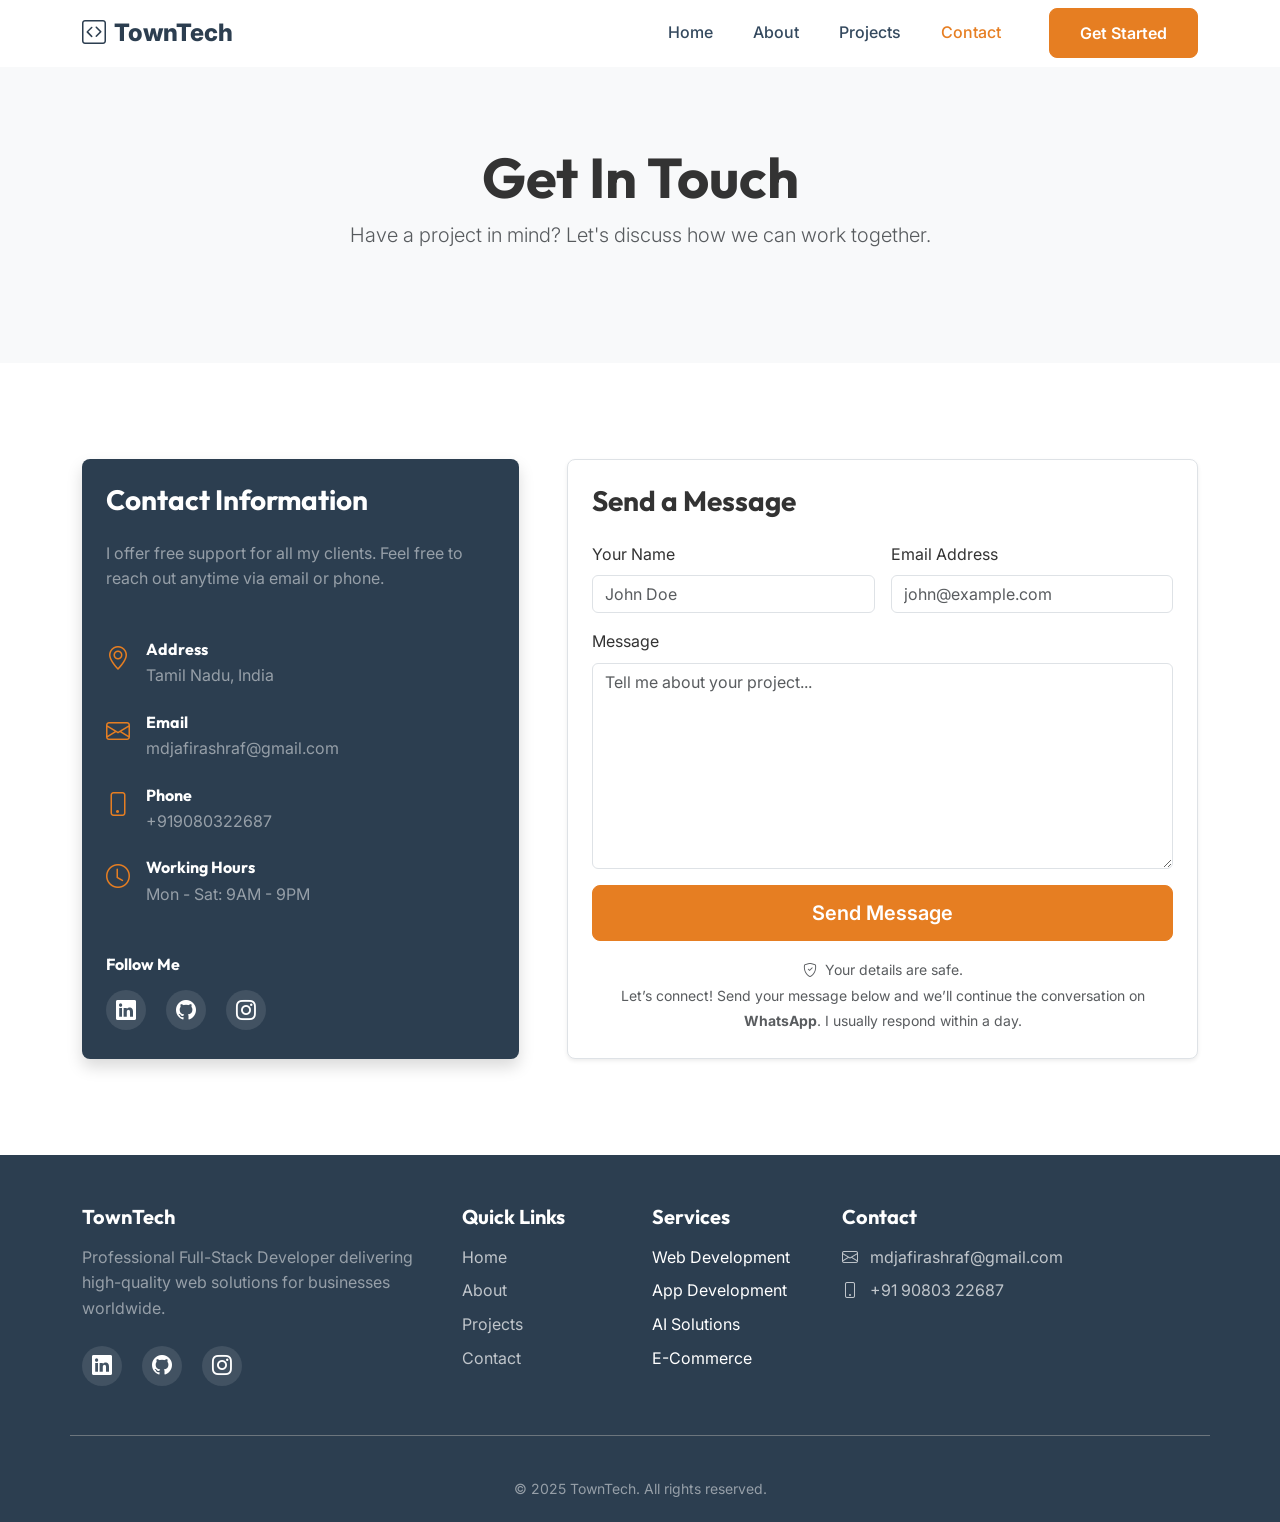
<file: contact.html>
<!DOCTYPE html>
<html lang="en">

<head>
    <meta charset="UTF-8">
    <meta name="viewport" content="width=device-width, initial-scale=1.0">
    <title>Contact | TownTech</title>
    <link
        href="https://fonts.googleapis.com/css2?family=Inter:wght@400;500;600&family=Outfit:wght@500;700;800&display=swap"
        rel="stylesheet">
    <link href="https://cdn.jsdelivr.net/npm/bootstrap@5.3.0/dist/css/bootstrap.min.css" rel="stylesheet">
    <link href="https://unpkg.com/aos@2.3.1/dist/aos.css" rel="stylesheet">
    <link rel="stylesheet" href="https://cdn.jsdelivr.net/npm/bootstrap-icons@1.10.0/font/bootstrap-icons.css">
    <link rel="stylesheet" href="assets/css/style.css">
    <link rel="icon" type="image/svg+xml" href="assets/images/code-square.svg">
    <style>
        /* Custom Contact Page Styles */
        .form-control:focus {
            border-color: var(--accent-color);
            box-shadow: 0 0 0 0.25rem rgba(230, 126, 34, 0.15);
            background-color: #fff;
        }

        @keyframes float {

            0%,
            100% {
                transform: translateY(0);
            }

            50% {
                transform: translateY(-20px);
            }
        }

        .contact-info-card {
            transition: all 0.3s ease;
        }

        .contact-info-card:hover {
            transform: translateY(-5px);
        }
    </style>
</head>

<body>

    <!-- Navigation -->
    <nav class="navbar navbar-expand-lg fixed-top">
        <div class="container">
            <a class="navbar-brand" href="index.html">
                <i class="bi bi-code-square me-2"></i>TownTech
            </a>
            <button class="navbar-toggler" type="button" data-bs-toggle="collapse" data-bs-target="#navbarNav">
                <span class="navbar-toggler-icon"></span>
            </button>
            <div class="collapse navbar-collapse" id="navbarNav">
                <ul class="navbar-nav ms-auto">
                    <li class="nav-item me-4">
                        <a class="nav-link" href="index.html">Home</a>
                    </li>
                    <li class="nav-item me-4">
                        <a class="nav-link" href="about.html">About</a>
                    </li>
                    <li class="nav-item me-4">
                        <a class="nav-link" href="projects.html">Projects</a>
                    </li>
                    <li class="nav-item me-4">
                        <a class="nav-link active" href="contact.html">Contact</a>
                    </li>
                </ul>
                <a href="contact.html" class="btn btn-primary ms-lg-3">Get Started</a>
            </div>
        </div>
    </nav>

    <!-- Page Header -->
    <section class="bg-light py-5 mt-5">
        <div class="container py-5 text-center">
            <h1 class="display-4 fw-bold" data-aos="fade-up">Get In Touch</h1>
            <p class="lead text-muted" data-aos="fade-up" data-aos-delay="100">Have a project in mind? Let's discuss how
                we can work together.</p>
        </div>
    </section>

    <!-- Contact Section -->
    <section class="py-5 position-relative overflow-hidden">
        <div class="container py-5 position-relative" style="z-index: 1;">
            <div class="row g-5">
                <!-- Contact Info -->
                <div class="col-lg-5" data-aos="fade-right">
                    <div class="p-4 bg-theme-primary text-white rounded-3 h-100 shadow contact-info-card">
                        <h3 class="fw-bold mb-4 text-white">Contact Information</h3>
                        <p class="mb-5 text-white-50">I offer free support for all my clients. Feel free to reach out
                            anytime via email or phone.</p>

                        <div class="d-flex mb-4">
                            <i class="bi bi-geo-alt fs-4 me-3 text-warning"></i>
                            <div>
                                <h6 class="fw-bold mb-1">Address</h6>
                                <p class="text-white-50 mb-0">Tamil Nadu, India</p>
                            </div>
                        </div>

                        <div class="d-flex mb-4">
                            <i class="bi bi-envelope fs-4 me-3 text-warning"></i>
                            <div>
                                <h6 class="fw-bold mb-1">Email</h6>
                                <p class="text-white-50 mb-0">mdjafirashraf@gmail.com</p>
                            </div>
                        </div>

                        <div class="d-flex mb-4">
                            <i class="bi bi-phone fs-4 me-3 text-warning"></i>
                            <div>
                                <h6 class="fw-bold mb-1">Phone</h6>
                                <p class="text-white-50 mb-0"><span id="phone">+919080322687</span></p>
                            </div>
                        </div>

                        <div class="d-flex mb-4">
                            <i class="bi bi-clock fs-4 me-3 text-warning"></i>
                            <div>
                                <h6 class="fw-bold mb-1">Working Hours</h6>
                                <p class="text-white-50 mb-0">Mon - Sat: 9AM - 9PM</p>
                            </div>
                        </div>

                        <div class="mt-5">
                            <h6 class="fw-bold mb-3">Follow Me</h6>
                            <div class="social-links">
                                <a href="https://www.linkedin.com/in/mohamed-jafir-ashraf-bb3974192/" target="_blank"
                                    class="text-white me-3 fs-5"><i class="bi bi-linkedin"></i></a>
                                <a href="https://github.com/MdJafirAshraf" target="_blank"
                                    class="text-white me-3 fs-5"><i class="bi bi-github"></i></a>
                                <a href="https://www.instagram.com/_jafir_ashraf_/" target="_blank"
                                    class="text-white me-3 fs-5"><i class="bi bi-instagram"></i></a>
                            </div>
                        </div>
                    </div>
                </div>

                <!-- Contact Form -->
                <div class="col-lg-7" data-aos="fade-left">
                    <div class="p-4 border rounded-3 shadow-sm h-100 bg-white transform-hover">
                        <h3 class="fw-bold mb-4">Send a Message</h3>
                        <form onsubmit="sendToWhatsApp(event)">
                            <div class="row g-3">
                                <div class="col-md-6">
                                    <label for="name" class="form-label">Your Name</label>
                                    <input type="text" class="form-control" id="name" placeholder="John Doe" required>
                                </div>
                                <div class="col-md-6">
                                    <label for="email" class="form-label">Email Address</label>
                                    <input type="email" class="form-control" id="email" placeholder="john@example.com"
                                        required>
                                </div>
                                <div class="col-12">
                                    <label for="message" class="form-label">Message</label>
                                    <textarea class="form-control" id="message" rows="8"
                                        placeholder="Tell me about your project..." required></textarea>
                                </div>
                                <div class="col-12">
                                    <button type="submit" class="btn btn-primary btn-lg w-100">Send Message</button>
                                </div>
                                <div class="col-12 text-center mt-3">
                                    <small class="text-muted">
                                        <i class="bi bi-shield-check me-1"></i> Your details are safe. <br>Let’s
                                        connect! Send your message below and we’ll continue the conversation on
                                        <b>WhatsApp</b>. I usually respond within a day.
                                    </small>
                                </div>
                            </div>
                        </form>
                    </div>
                </div>
            </div>
        </div>
    </section>

    <!-- Footer -->
    <footer>
        <div class="container">
            <div class="row gy-4 border-bottom border-secondary pb-5 mb-4">
                <div class="col-lg-4 col-md-6">
                    <h5 class="mb-3">TownTech</h5>
                    <p class="text-white-50">
                        Professional Full-Stack Developer delivering high-quality web
                        solutions for businesses worldwide.
                    </p>
                    <div class="social-links mt-4">
                        <a href="https://www.linkedin.com/in/mohamed-jafir-ashraf-bb3974192/" target="_blank"
                            class="text-white me-3 fs-5"><i class="bi bi-linkedin"></i></a>
                        <a href="https://github.com/MdJafirAshraf" target="_blank" class="text-white me-3 fs-5"><i
                                class="bi bi-github"></i></a>
                        <a href="https://www.instagram.com/_jafir_ashraf_/" target="_blank"
                            class="text-white me-3 fs-5"><i class="bi bi-instagram"></i></a>
                    </div>
                </div>
                <div class="col-lg-2 col-md-6">
                    <h5 class="mb-3">Quick Links</h5>
                    <ul class="list-unstyled">
                        <li class="mb-2"><a href="/">Home</a></li>
                        <li class="mb-2"><a href="about.html">About</a></li>
                        <li class="mb-2"><a href="projects.html">Projects</a></li>
                        <li class="mb-2"><a href="contact.html">Contact</a></li>
                    </ul>
                </div>
                <div class="col-lg-2 col-md-6">
                    <h5 class="mb-3">Services</h5>
                    <ul class="list-unstyled">
                        <li class="mb-2">Web Development</li>
                        <li class="mb-2">App Development</li>
                        <li class="mb-2">AI Solutions</li>
                        <li class="mb-2">E-Commerce</li>
                    </ul>
                </div>
                <div class="col-lg-4 col-md-6">
                    <h5 class="mb-3">Contact</h5>
                    <ul class="list-unstyled text-white-50">
                        <li class="mb-2">
                            <a href="mailto:mdjafirashraf@gmail.com"><i class="bi bi-envelope me-2"></i>
                                mdjafirashraf@gmail.com</a>
                        </li>
                        <li class="mb-2">
                            <a href="https://wa.me/+919080322687?text=Hi!%20I'd%20like%20to%20request%20a%20quote%20for%20a%20new%20business%20website.%20Please%20let%20me%20know%20what%20information%20you%20need%20from%20my%20side."
                                target="_blank">
                                <i class="bi bi-phone me-2"></i> +91 90803 22687</a>
                        </li>
                    </ul>
                </div>
            </div>
            <div class="text-center text-white-50 pt-3">
                <small>&copy; 2025 TownTech. All rights reserved.</small>
            </div>
        </div>
    </footer>

    <script src="https://cdn.jsdelivr.net/npm/bootstrap@5.3.0/dist/js/bootstrap.bundle.min.js"></script>
    <script src="https://unpkg.com/aos@2.3.1/dist/aos.js"></script>
    <script src="assets/js/main.js"></script>
    <script>
        function sendToWhatsApp(event) {
            event.preventDefault();

            const name = document.getElementById('name').value.trim();
            const email = document.getElementById('email').value.trim();
            const message = document.getElementById('message').value.trim();

            // Basic Validation
            if (!name || !email || !message) {
                alert("Please fill in all fields.");
                return;
            }

            // Get phone number and sanitize (remove non-digits)
            const phoneText = document.getElementById('phone').textContent;
            const phone = phoneText.replace(/[^0-9]/g, '');

            // Format message for WhatsApp
            const text = `*Name:* ${encodeURIComponent(name)}%0A*Email:* ${encodeURIComponent(email)}%0A*Message:* ${encodeURIComponent(message)}`;

            // Open in new window
            window.open(`https://wa.me/${phone}?text=${text}`, '_blank');
        }
    </script>
</body>

</html>
</file>
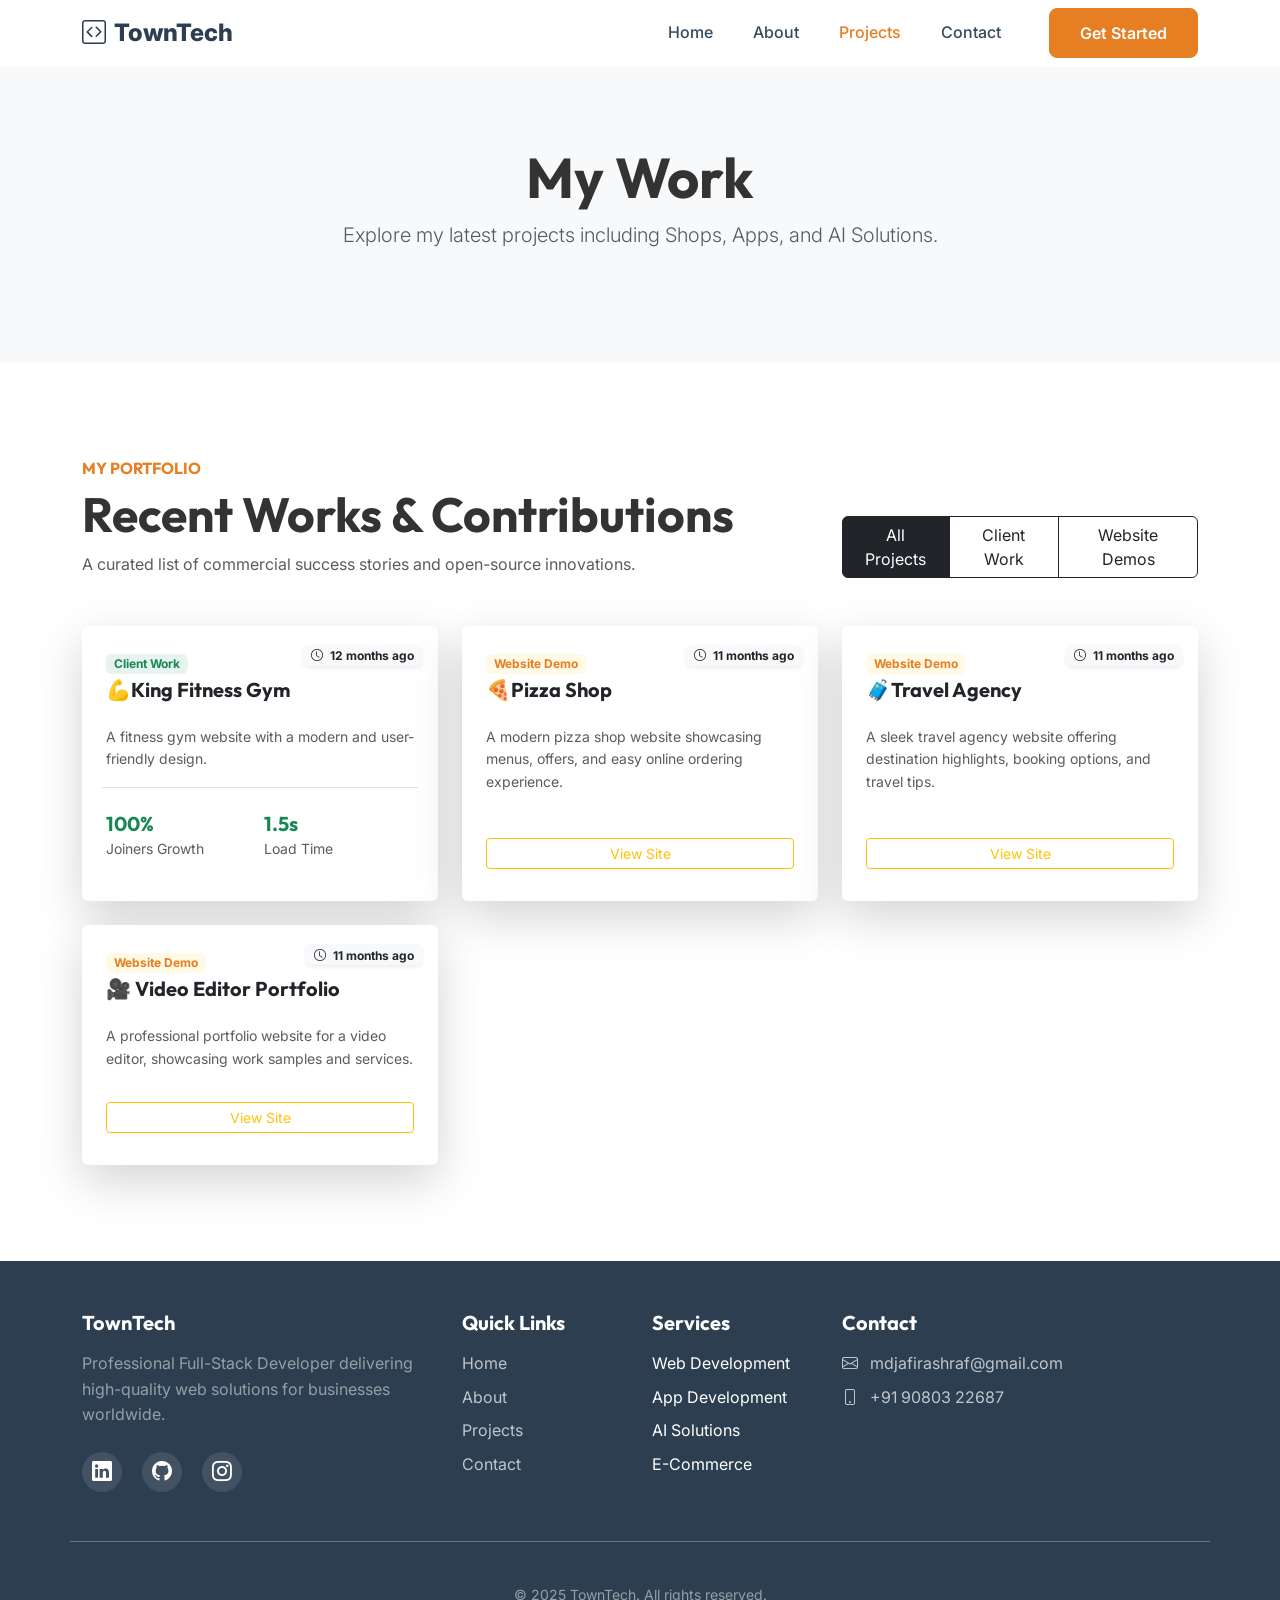
<file: projects.html>
<!DOCTYPE html>
<html lang="en">

<head>
    <meta charset="UTF-8">
    <meta name="viewport" content="width=device-width, initial-scale=1.0">
    <title>Projects | TownTech</title>
    <link
        href="https://fonts.googleapis.com/css2?family=Inter:wght@400;500;600&family=Outfit:wght@500;700;800&display=swap"
        rel="stylesheet">
    <link href="https://cdn.jsdelivr.net/npm/bootstrap@5.3.0/dist/css/bootstrap.min.css" rel="stylesheet">
    <link href="https://unpkg.com/aos@2.3.1/dist/aos.css" rel="stylesheet">
    <link rel="stylesheet" href="https://cdn.jsdelivr.net/npm/bootstrap-icons@1.10.0/font/bootstrap-icons.css">
    <link rel="stylesheet" href="assets/css/style.css">
    <link rel="icon" type="image/svg+xml" href="assets/images/code-square.svg">
</head>

<body>

    <!-- Navigation -->
    <nav class="navbar navbar-expand-lg fixed-top">
        <div class="container">
            <a class="navbar-brand" href="index.html">
                <i class="bi bi-code-square me-2"></i>TownTech
            </a>
            <button class="navbar-toggler" type="button" data-bs-toggle="collapse" data-bs-target="#navbarNav">
                <span class="navbar-toggler-icon"></span>
            </button>
            <div class="collapse navbar-collapse" id="navbarNav">
                <ul class="navbar-nav ms-auto">
                    <li class="nav-item me-4">
                        <a class="nav-link" href="index.html">Home</a>
                    </li>
                    <li class="nav-item me-4">
                        <a class="nav-link" href="about.html">About</a>
                    </li>
                    <li class="nav-item me-4">
                        <a class="nav-link active" href="projects.html">Projects</a>
                    </li>
                    <li class="nav-item me-4">
                        <a class="nav-link" href="contact.html">Contact</a>
                    </li>
                </ul>
                <a href="contact.html" class="btn btn-primary ms-lg-3">Get Started</a>
            </div>
        </div>
    </nav>

    <!-- Page Header -->
    <section class="bg-light py-5 mt-5">
        <div class="container py-5 text-center">
            <h1 class="display-4 fw-bold" data-aos="fade-up">My Work</h1>
            <p class="lead text-muted" data-aos="fade-up" data-aos-delay="100">Explore my latest projects including
                Shops, Apps, and AI Solutions.</p>
        </div>
    </section>

    <!-- Projects Section -->
    <section class="py-5">
        <div class="container py-5">
            <!-- Section Header & Filter -->
            <div class="row align-items-end mb-5" data-aos="fade-up">
                <div class="col-lg-8">
                    <h6 class="text-warning fw-bold text-uppercase">My Portfolio</h6>
                    <h2 class="display-5 fw-bold">Recent Works & Contributions</h2>
                    <p class="text-muted mb-0">A curated list of commercial success stories and open-source innovations.
                    </p>
                </div>
                <div class="col-lg-4 text-lg-end mt-4 mt-lg-0">
                    <div class="btn-group filter-buttons" role="group" aria-label="Project Filters">
                        <button type="button" class="btn btn-outline-dark active" data-filter="all">All
                            Projects</button>
                        <button type="button" class="btn btn-outline-dark" data-filter="client">Client Work</button>
                        <button type="button" class="btn btn-outline-dark" data-filter="demos">Website Demos</button>
                    </div>
                </div>
            </div>

            <!-- Unified Project Grid -->
            <div class="row g-4 project-grid">

                <div class="col-lg-6 col-xl-4 project-item" data-category="client" data-date="2025-12-09"
                    data-aos="fade-up">
                    <div
                        class="card bg-white border-0 shadow-lg p-4 h-100 position-relative overflow-hidden transform-hover">
                        <div class="position-absolute top-0 end-0 p-3">
                            <span class="badge bg-light text-dark shadow-sm project-date" data-bs-toggle="tooltip"
                                data-bs-placement="top">
                                <i class="bi bi-clock me-1"></i>Loading...
                            </span>
                        </div>
                        <div class="d-flex align-items-center mb-4">
                            <div>
                                <span class="badge bg-success bg-opacity-10 text-success mb-1">Client Work</span>
                                <h5 class="fw-bold mb-0">💪King Fitness Gym</h5>
                            </div>
                        </div>
                        <p class="text-muted small mb-4">A fitness gym website with a modern and user-friendly design.
                        </p>
                        <div class="mt-auto">
                            <div class="row g-2 mb-3 border-top pt-3">
                                <div class="col-6">
                                    <h5 class="fw-bold mb-0 text-success">100%</h5>
                                    <small class="text-muted">Joiners Growth</small>
                                </div>
                                <div class="col-6">
                                    <h5 class="fw-bold mb-0 text-success">1.5s</h5>
                                    <small class="text-muted">Load Time</small>
                                </div>
                            </div>
                        </div>
                    </div>
                </div>

                <div class="col-lg-6 col-xl-4 project-item" data-category="demos" data-date="2025-12-27" data-aos="fade-up">
                    <div class="card bg-white border-0 shadow-lg p-4 h-100 position-relative overflow-hidden transform-hover">
                        <div class="position-absolute top-0 end-0 p-3">
                            <span class="badge bg-light text-dark shadow-sm project-date" data-bs-toggle="tooltip"
                                data-bs-placement="top">
                                <i class="bi bi-clock me-1"></i>Loading...
                            </span>
                        </div>
                        <div class="d-flex align-items-center mb-4">
                            <div>
                                <span class="badge bg-warning bg-opacity-10 text-warning mb-1">Website Demo</span>
                                <h5 class="fw-bold mb-0">🍕Pizza Shop</h5>
                            </div>
                        </div>
                        <p class="text-muted small mb-4">
                            A modern pizza shop website showcasing menus, offers, and easy online ordering experience.
                        </p>
                        <div class="mt-auto">
                            <a href="https://aifriendtamil.github.io/pizza-restaurant/" target="_blank" class="btn btn-outline-warning btn-sm w-100 my-2">View Site</a>
                        </div>
                    </div>
                </div>
                
                <div class="col-lg-6 col-xl-4 project-item" data-category="demos" data-date="2026-01-01" data-aos="fade-up">
                    <div class="card bg-white border-0 shadow-lg p-4 h-100 position-relative overflow-hidden transform-hover">
                        <div class="position-absolute top-0 end-0 p-3">
                            <span class="badge bg-light text-dark shadow-sm project-date" data-bs-toggle="tooltip"
                                data-bs-placement="top">
                                <i class="bi bi-clock me-1"></i>Loading...
                            </span>
                        </div>
                        <div class="d-flex align-items-center mb-4">
                            <div>
                                <span class="badge bg-warning bg-opacity-10 text-warning mb-1">Website Demo</span>
                                <h5 class="fw-bold mb-0">🧳Travel Agency</h5>
                            </div>
                        </div>
                        <p class="text-muted small mb-4">
                            A sleek travel agency website offering destination highlights, booking options, and travel tips.
                        </p>
                        <div class="mt-auto">
                            <a href="https://aifriendtamil.github.io/travel-agency/" target="_blank" class="btn btn-outline-warning btn-sm w-100 my-2">View Site</a>
                        </div>
                    </div>
                </div>
                
                <div class="col-lg-6 col-xl-4 project-item" data-category="demos" data-date="2026-01-06" data-aos="fade-up">
                    <div class="card bg-white border-0 shadow-lg p-4 h-100 position-relative overflow-hidden transform-hover">
                        <div class="position-absolute top-0 end-0 p-3">
                            <span class="badge bg-light text-dark shadow-sm project-date" data-bs-toggle="tooltip"
                                data-bs-placement="top">
                                <i class="bi bi-clock me-1"></i>Loading...
                            </span>
                        </div>
                        <div class="d-flex align-items-center mb-4">
                            <div>
                                <span class="badge bg-warning bg-opacity-10 text-warning mb-1">Website Demo</span>
                                <h5 class="fw-bold mb-0">🎥 Video Editor Portfolio</h5>
                            </div>
                        </div>
                        <p class="text-muted small mb-4">
                            A professional portfolio website for a video editor, showcasing work samples and services.
                        </p>
                        <div class="mt-auto">
                            <a href="https://aifriendtamil.github.io/video-editor/" target="_blank" class="btn btn-outline-warning btn-sm w-100 my-2">View Site</a>
                        </div>
                    </div>
                </div>
            </div>

            <script>
                document.addEventListener('DOMContentLoaded', function () {

                    // Date Logic
                    function formatTimeAgo(dateString) {
                        const date = new Date(dateString);
                        const now = new Date();
                        const diffInSeconds = Math.floor((now - date) / 1000);

                        const intervals = {
                            year: 31536000,
                            month: 2592000,
                            week: 604800,
                            day: 86400,
                            hour: 3600,
                            minute: 60
                        };

                        for (const [unit, seconds] of Object.entries(intervals)) {
                            const interval = Math.floor(diffInSeconds / seconds);
                            if (interval >= 1) {
                                return `${interval} ${unit}${interval > 1 ? 's' : ''} ago`;
                            }
                        }
                        return 'Just now';
                    }

                    const projectItems = document.querySelectorAll('.project-item');
                    projectItems.forEach(item => {
                        const dateStr = item.getAttribute('data-date');
                        if (dateStr) {
                            const dateSpan = item.querySelector('.project-date');
                            if (dateSpan) {
                                // Keep the icon
                                const icon = dateSpan.querySelector('i');
                                dateSpan.textContent = ' ' + formatTimeAgo(dateStr);
                                if (icon) dateSpan.prepend(icon);

                                const fullDate = new Date(dateStr).toLocaleDateString('en-US', {
                                    weekday: 'long',
                                    year: 'numeric',
                                    month: 'long',
                                    day: 'numeric'
                                });
                                dateSpan.setAttribute('data-bs-title', fullDate);
                            }
                        }
                    });

                    // Initialize Tooltips
                    const tooltipTriggerList = document.querySelectorAll('[data-bs-toggle="tooltip"]');
                    const tooltipList = [...tooltipTriggerList].map(tooltipTriggerEl => new bootstrap.Tooltip(tooltipTriggerEl));

                    const filterButtons = document.querySelectorAll('.filter-buttons button');
                    // const projectItems is already defined above

                    filterButtons.forEach(button => {
                        button.addEventListener('click', () => {
                            filterButtons.forEach(btn => btn.classList.remove('active'));
                            button.classList.add('active');

                            const filterValue = button.getAttribute('data-filter');

                            projectItems.forEach(item => {
                                if (filterValue === 'all' || item.getAttribute('data-category') === filterValue) {
                                    item.style.display = 'block';
                                } else {
                                    item.style.display = 'none';
                                }
                            });
                        });
                    });
                });
            </script>
        </div>
    </section>



    <!-- Footer -->
    <footer>
        <div class="container">
            <div class="row gy-4 border-bottom border-secondary pb-5 mb-4">
                <div class="col-lg-4 col-md-6">
                    <h5 class="mb-3">TownTech</h5>
                    <p class="text-white-50">
                        Professional Full-Stack Developer delivering high-quality web
                        solutions for businesses worldwide.
                    </p>
                    <div class="social-links mt-4">
                        <a href="https://www.linkedin.com/in/mohamed-jafir-ashraf-bb3974192/" target="_blank"
                            class="text-white me-3 fs-5"><i class="bi bi-linkedin"></i></a>
                        <a href="https://github.com/MdJafirAshraf" target="_blank" class="text-white me-3 fs-5"><i
                                class="bi bi-github"></i></a>
                        <a href="https://www.instagram.com/_jafir_ashraf_/" target="_blank"
                            class="text-white me-3 fs-5"><i class="bi bi-instagram"></i></a>
                    </div>
                </div>
                <div class="col-lg-2 col-md-6">
                    <h5 class="mb-3">Quick Links</h5>
                    <ul class="list-unstyled">
                        <li class="mb-2"><a href="/">Home</a></li>
                        <li class="mb-2"><a href="about.html">About</a></li>
                        <li class="mb-2"><a href="projects.html">Projects</a></li>
                        <li class="mb-2"><a href="contact.html">Contact</a></li>
                    </ul>
                </div>
                <div class="col-lg-2 col-md-6">
                    <h5 class="mb-3">Services</h5>
                    <ul class="list-unstyled">
                        <li class="mb-2">Web Development</li>
                        <li class="mb-2">App Development</li>
                        <li class="mb-2">AI Solutions</li>
                        <li class="mb-2">E-Commerce</li>
                    </ul>
                </div>
                <div class="col-lg-4 col-md-6">
                    <h5 class="mb-3">Contact</h5>
                    <ul class="list-unstyled text-white-50">
                        <li class="mb-2">
                            <a href="mailto:mdjafirashraf@gmail.com"><i class="bi bi-envelope me-2"></i>
                                mdjafirashraf@gmail.com</a>
                        </li>
                        <li class="mb-2">
                            <a href="https://wa.me/+919080322687?text=Hi!%20I'd%20like%20to%20request%20a%20quote%20for%20a%20new%20business%20website.%20Please%20let%20me%20know%20what%20information%20you%20need%20from%20my%20side."
                                target="_blank">
                                <i class="bi bi-phone me-2"></i> +91 90803 22687</a>
                        </li>
                    </ul>
                </div>
            </div>
            <div class="text-center text-white-50 pt-3">
                <small>&copy; 2025 TownTech. All rights reserved.</small>
            </div>
        </div>
    </footer>

    <script src="https://cdn.jsdelivr.net/npm/bootstrap@5.3.0/dist/js/bootstrap.bundle.min.js"></script>
    <script src="https://unpkg.com/aos@2.3.1/dist/aos.js"></script>
    <script src="assets/js/main.js"></script>
</body>

</html>
</file>
<file: assets/css/style.css>
.business-solutions .service-tag {
  background: #d6fbeb;
  color: #229954;
  border: none;
}
/* Modern Services Cards Section */
.services-cards-row {
  display: flex;
  gap: 2rem;
  justify-content: center;
  flex-wrap: wrap;
}

.service-card-modern {
  background: #ffffff;
  border-radius: 18px;
  box-shadow: 0 8px 30px rgba(44, 62, 80, 0.07);
  min-width: 270px;
  max-width: 320px;
  flex: 1 1 300px;
  display: flex;
  flex-direction: column;
  transition: transform 0.2s, box-shadow 0.2s;
  overflow: hidden;
  border: 6px solid rgba(255,255,255,0.9);
}

.service-card-modern:hover {
  transform: translateY(-8px);
  box-shadow: 0 14px 48px rgba(44, 62, 80, 0.12);
}

/* Card color accents */
.service-card-modern.web-design .service-card-header,
.service-card-modern.web-design .service-card-body {
  background: #eaf6fd;
}
.service-card-modern.ai-apps .service-card-header,
.service-card-modern.ai-apps .service-card-body {
  background: #fdf2e9;
}
.service-card-modern.custom-apps .service-card-header,
.service-card-modern.custom-apps .service-card-body {
  background: #f3eafd;
}
.service-card-modern.business-solutions .service-card-header,
.service-card-modern.business-solutions .service-card-body {
  background: #e9fdf3;
}

.service-card-header {
  margin: 0;
  padding: 1.25rem 1.4rem 0.6rem 1.4rem;
  border-radius: 14px 14px 0 0;
}
.service-card-header,
.service-card-body {
  box-sizing: border-box;
}
.service-card-header {
  /* make header uniform height across cards */
  min-height: 96px;
  display: flex;
  align-items: flex-start;
}
.service-title {
  font-size: 1.45rem;
  font-weight: 800;
  color: #0f1720;
}
.service-card-body {
  padding: 0 1.4rem 1.2rem 1.4rem;
}
.service-card-body p {
  color: #3b3b3b;
  font-size: 0.98rem;
  margin: 0 0 0.85rem 0;
}
.service-card-body {
  /* make body uniform height across cards so top colored area aligns */
  min-height: 122px;
}
.service-card-body {
  /* round only the bottom corners of the colored area */
  border-radius: 0 0 14px 14px;
}
.service-tags {
  display: flex;
  flex-wrap: wrap;
  gap: 0.55rem;
}
.service-tag {
  background: rgba(255,255,255,0.75);
  border-radius: 16px;
  padding: 0.35em 0.9em;
  font-size: 0.9em;
  font-weight: 600;
  color: #222;
  box-shadow: 0 8px 18px rgba(14,30,37,0.04), inset 0 -6px 10px rgba(0,0,0,0.02);
  border: 1px solid rgba(0,0,0,0.04);
}
.web-design .service-tag {
  background: rgba(255,255,255,0.75);
  color: #1b4965;
}
.ai-apps .service-tag {
  background: rgba(255,255,255,0.75);
  color: #b85a13;
}
.custom-apps .service-tag {
  background: rgba(255,255,255,0.75);
  color: #6b2e77;
}
.service-card-footer {
  background: #ffffff;
  padding: 1.15rem 1.4rem;
  display: flex;
  align-items: center;
  justify-content: space-between;
}
.service-explore {
  font-weight: 700;
  color: #0f1720;
  text-decoration: none;
  display: inline-flex;
  align-items: center;
  gap: 0.6rem;
}
.service-explore:hover {
  color: var(--accent-color);
}
.arrow {
  width: 36px;
  height: 36px;
  display: inline-flex;
  align-items: center;
  justify-content: center;
  background: #ffffff;
  border-radius: 10px;
  border: 1px solid rgba(15,23,32,0.06);
  box-shadow: 0 6px 16px rgba(14,30,37,0.04);
  transition: transform 0.18s, background 0.18s;
}
.service-explore:hover .arrow {
  transform: translateX(6px);
}
/* Responsive adjustments: reduce top-area heights on small screens */
@media (max-width: 576px) {
  .service-card-header {
    min-height: 72px;
    padding: 0.9rem 1rem 0.4rem 1rem;
    align-items: flex-start;
  }
  .service-card-body {
    min-height: 90px;
    padding: 0 1rem 0.9rem 1rem;
  }
  .service-card-modern {
    max-width: 100%;
  }
}
/* Main CSS File */
:root {
  --primary-color: #2c3e50; /* Deep Navy */
  --secondary-color: #34495e; /* Lighter Navy */
  --accent-color: #e67e22; /* Vibrant Orange for CTA */
  --light-bg: #f8f9fa;
  --text-color: #333;
  --glass-bg: rgba(255, 255, 255, 0.9);
  --glass-border: 1px solid rgba(255, 255, 255, 0.3);
}

html,
body {
  overflow-x: hidden;
  width: 100%;
}

body {
  font-family: "Inter", sans-serif;
  color: var(--text-color);
  line-height: 1.6;
}

h1,
h2,
h3,
h4,
h5,
h6 {
  font-family: "Outfit", sans-serif;
  font-weight: 700;
}

.text-warning {
  color: var(--accent-color) !important;
}

.bg-primary {
  background-color: var(--accent-color) !important;
}

/* Navbar */
.navbar {
  background-color: var(--glass-bg);
  backdrop-filter: blur(10px);
  border-bottom: var(--glass-border);
  transition: all 0.3s ease;
}

.navbar-brand {
  font-weight: 800;
  color: var(--primary-color) !important;
  font-size: 1.5rem;
}

.nav-link {
  font-weight: 500;
  color: var(--secondary-color) !important;
  transition: color 0.3s;
}

.nav-link:hover,
.nav-link.active {
  color: var(--accent-color) !important;
}

#pills-tab li .nav-link.active {
  color: white !important;
  background-color: var(--accent-color) !important; 
}

/* Hero Section */
.hero-section {
  padding: 100px 0;
  background: linear-gradient(135deg, #fdfbfb 0%, #ebedee 100%);
  position: relative;
  overflow: hidden;
}

.hero-title {
  font-size: 3.5rem;
  line-height: 1.2;
  margin-bottom: 20px;
}

.hero-subtitle {
  font-size: 1.2rem;
  color: #666;
  margin-bottom: 30px;
}

.btn-primary {
  background-color: var(--accent-color);
  border-color: var(--accent-color);
  padding: 12px 30px;
  font-weight: 600;
  border-radius: 8px;
  transition: all 0.3s;
}

.btn-primary:hover {
  background-color: #d35400;
  border-color: #d35400;
  transform: translateY(-2px);
}

.btn-outline-primary {
  color: var(--primary-color);
  border-color: var(--primary-color);
  padding: 12px 30px;
  font-weight: 600;
  border-radius: 8px;
}

.btn-outline-primary:hover {
  background-color: var(--primary-color);
  color: #fff;
}

/* Cards & Services */
.service-card {
  background: white;
  border: none;
  border-radius: 12px;
  padding: 30px;
  transition: transform 0.3s, box-shadow 0.3s;
  height: 100%;
}

.service-card:hover {
  transform: translateY(-5px);
  box-shadow: 0 15px 35px rgba(0, 0, 0, 0.1);
}

.icon-box {
  width: 60px;
  height: 60px;
  background: var(--light-bg);
  border-radius: 12px;
  display: flex;
  align-items: center;
  justify-content: center;
  margin-bottom: 20px;
  font-size: 1.5rem;
  color: var(--accent-color);
}

/* Feature Icons (Fixed Circles) */
.feature-icon {
  width: 60px;
  height: 60px;
  display: flex;
  align-items: center;
  justify-content: center;
  border-radius: 50% !important; /* Force circle */
  flex-shrink: 0; /* Prevent shrinking in flex container */
}

/* Custom Primary BG */
.bg-theme-primary {
  background-color: var(--primary-color) !important;
}

/* About Section */
.profile-img-container {
  position: relative;
  padding: 20px;
}

.profile-img {
  border-radius: 20px;
  box-shadow: 0 20px 40px rgba(0, 0, 0, 0.1);
}

.timeline-item {
  border-left: 2px solid var(--accent-color);
  padding-left: 20px;
  margin-bottom: 30px;
  position: relative;
}

.timeline-item::before {
  content: "";
  width: 12px;
  height: 12px;
  background: var(--accent-color);
  border-radius: 50%;
  position: absolute;
  left: -7px;
  top: 5px;
}

/* Footer */
footer {
  background-color: var(--primary-color);
  color: white;
  padding: 50px 0 20px;
}

footer h5 {
  color: white;
}

footer a {
  color: rgba(255, 255, 255, 0.7);
  text-decoration: none;
  transition: color 0.3s;
}

footer a:hover {
  color: var(--accent-color);
}

.social-links a {
  display: inline-flex;
  align-items: center;
  justify-content: center;
  width: 40px;
  height: 40px;
  background: rgba(255, 255, 255, 0.1);
  border-radius: 50%;
  margin-right: 10px;
  transition: background 0.3s;
  transition: all 0.3s cubic-bezier(0.175, 0.885, 0.32, 1.275);
}

.social-links a:hover {
  transform: scale(1.2);
  background: white !important;
  color: var(--primary-color) !important;
}

/* Brand Carousel (Infinite Marquee) */
.brand-section {
  overflow: hidden;
  background: white;
  padding: 40px 0;
  white-space: nowrap;
  position: relative;
}

.brand-track {
  display: inline-block;
  animation: slide-brands 20s linear infinite;
}

.brand-section:hover .brand-track {
  animation-play-state: paused;
}

.brand-item {
  display: inline-block;
  margin: 0 40px;
  opacity: 0.5;
  transition: opacity 0.3s, transform 0.3s;
  vertical-align: middle;
  cursor: pointer;
}

.brand-item:hover {
  opacity: 1;
  transform: scale(1.1);
}

.brand-item img {
  height: 40px;
  width: auto;
  filter: grayscale(100%);
  transition: filter 0.3s;
}

.brand-item:hover img {
  filter: grayscale(0%);
}

@keyframes slide-brands {
  0% {
    transform: translateX(0);
  }
  100% {
    transform: translateX(-50%);
  }
}

/* Skill Badges */
.skill-badge {
  background: white;
  padding: 10px 20px;
  border-radius: 50px;
  font-weight: 600;
  box-shadow: 0 4px 10px rgba(0, 0, 0, 0.05);
  transition: all 0.3s ease;
  cursor: default;
  border: 1px solid rgba(0, 0, 0, 0.05);
}

.skill-badge:hover {
  transform: translateY(-3px) scale(1.05);
  box-shadow: 0 8px 15px rgba(0, 0, 0, 0.1);
  background: var(--primary-color);
  color: white !important;
}

.skill-badge:hover i {
  color: white !important;
}

/* Skill Card */
.skill-card-container {
  transition: transform 0.3s;
}

.skill-card-container:hover {
  transform: translateY(-5px);
}

/* Interactive Hover Utility */
.transform-hover {
  transition: transform 0.3s ease, box-shadow 0.3s ease;
}

.transform-hover:hover {
  transform: translateY(-5px);
  box-shadow: 0 10px 20px rgba(0, 0, 0, 0.1) !important;
}

.object-fit-cover {
  object-fit: cover;
}
</file>
